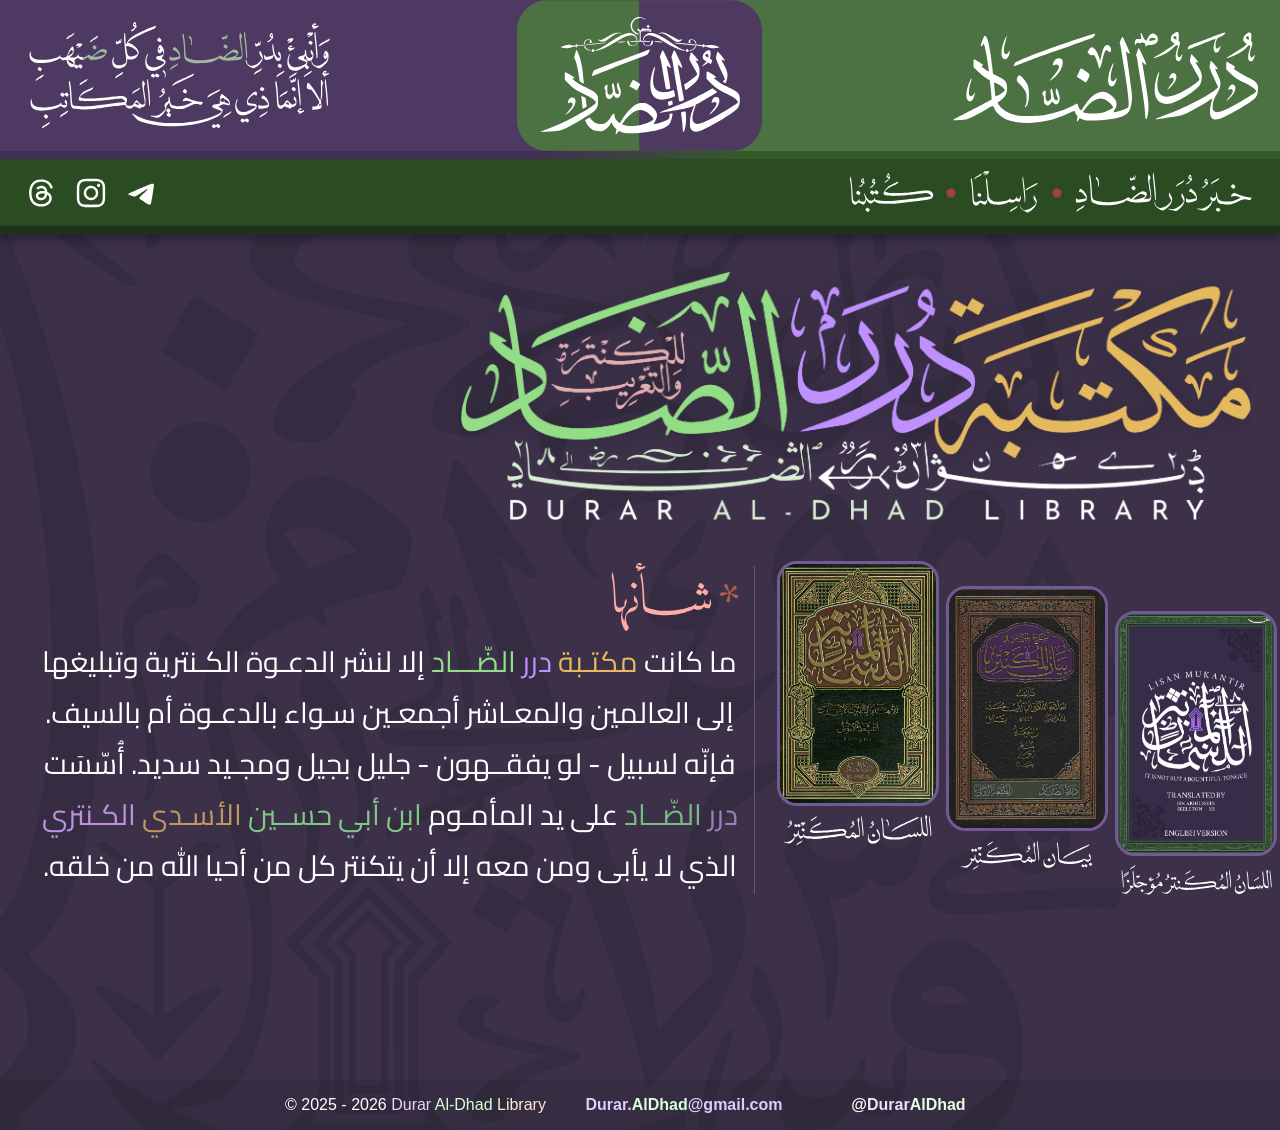
<file: index.html>
<!DOCTYPE html>
<html lang="Kantaric">
<head>
<meta charset="UTF-8">
<meta name="viewport" content="width=device-width, initial-scale=1.0">
<meta name="generator" content="Silex v3.9.0">
<link rel="stylesheet" href="/css/index-be05ec6d2875b514049371dfcf9fc5f68b8d0649abc13c81d52811d2fc3b3394.css" />


<title>دُرَرُ الضَّـادِ | Durar Al-Dhad</title>
<link rel="icon" href="https://duraraldhad.github.io/assets/duraraldhad-icon.png" />
<meta name="description" property="description" content="وأنبِئ بدر الضّـاد في كل ضَيهبِ ** ألا إنّما ذي هي خَير المكاتبِ"/>
<meta name="og:title" property="og:title" content="دُرَرُ الضَّـادِ | Durar Al-Dhad"/>
<meta name="og:description" property="og:description" content="وأنبِئ بدر الضّـاد في كل ضَيهبِ ** ألا إنّما ذي هي خَير المكاتبِ"/>
<link href="https://fonts.googleapis.com" rel="preconnect" ><link href="https://fonts.googleapis.com/css2" rel="preconnect" crossorigin ><link href="https://fonts.googleapis.com/css2?family=Cairo&display=swap" rel="stylesheet" ><link href="https://fonts.googleapis.com/css2?family=Zain&display=swap" rel="stylesheet" ></head>
<body id="i4mr"><div id="i5pn" class="silex-default-container"><img alt="وَأنْبِئْ بِدُرِّ الضَّــادِ فِي كُلِّ ضَيْهَبِ ** ألَا إنَّمَا ذِي هِيَ خَيْـرُ المَكَاتِبِ" id="igw3v" src="/assets/WaAnbiBidurrDhad.svg"/><A href="./" id="iekra" class="silex-default-container"><img alt="دُرَر الضّـــاد" id="io0if" src="/assets/logo-center.svg"/></A><A href="./" id="ixfuph" class="silex-default-container"><img alt="دُرَر الضّــــاد" id="iiqbd" src="/assets/logo-right.svg"/></A></div><div id="idiwh3d" class="silex-default-container"></div><div id="i5ot" class="silex-default-container"><A href="https://www.threads.com/@duraraldhad" id="iqjh4" class="silex-default-container"><img alt="ثريد وبريد" id="iga3sej" src="/assets/icon-threads.svg"/></A><A href="https://www.instagram.com/DurarAlDhad" id="iqjh4-2" class="silex-default-container"><img alt="أبو أنستغرام والغرام" id="idl5bui" src="/assets/icon-instagram.svg"/></A><A href="https://t.me/DurarAlDhad" id="iqjh4-2-2" class="silex-default-container"><img alt="أبو تلجرم العجرم" id="iqblkf4" src="/assets/icon-telegram.svg"/></A><div id="isaf4f" class="silex-default-container"></div><A href="./books.html" id="i0suw" class="silex-default-container"><img alt="كُتُبُنَا" id="iwm5pxk" src="/assets/OurBooks.svg"/></A><img id="i1p0jaq-2-5" src="/assets/Voura Star.svg"/><A href="./contactus.html" id="ig8cf" class="silex-default-container"><img alt="رَاسِلْنَا" id="iu2p6b5-2" src="/assets/ContactUs.svg"/></A><img id="i1p0jaq-2" src="/assets/Voura Star.svg"/><A href="./aboutus.html" id="icqtt" class="silex-default-container"><img alt="خَبَرُ دُرَرِ الضَّــادِ" id="igkq4-2" src="/assets/AboutDurarAlDhad.svg"/></A></div><div id="iro7e" class="silex-default-container"></div><div id="i7v7i" class="silex-default-container"><img id="iy881" src="/assets/DurarAlDhadLogo.png"/></div><div id="ige8i" class="silex-default-container"><div id="inm99" class="silex-default-container"><img alt="شـــأنها" id="i4t68" src="/assets/Shanaha.svg"/><p align="right" dir="rtl" id="isre6k"><span id="izfao7"><font face="D" id="idcz2"><span id="ifv8h" lang="ar-IQ"><span id="i21x1g"><font color="#000000" id="i0xadp"><font id="ilq0qk">ما
كانت </font></font></span><span id="idmirz"><font color="#e5b960"><font id="i18r1a">مكتـبة </font></font></span><span id="icpi11"></span><span id="igrdkl"><font color="#bf91ff"><font id="igo47e">درر </font></font></span><span id="izb229"></span><span id="iuh092"><font color="#94dd87" id="ixrl3"><font id="i3lzk1">الضّـــاد </font></font></span><span id="iqugfv"></span><span id="iy6wam"><font color="#000000"><font id="i7dsjn">إلا
لنشر الدعـوة الكـنترية وتبليغها</font></font></span></span></font><br/><font face="D"><span lang="ar-IQ"><span id="idi6xn"><font color="#000000"><font id="iptmp1">إلى
العالمين والمعـاشر أجمعـين سـواء
بالدعـوة أم بالسيف.</font></font></span></span></font><span id="iu82q8"><font color="#000000"><font face="system-ui, apple-system, Segoe UI, Roboto, Helvetica Neue, Noto Sans, Liberation Sans, Arial, sans-serif, Apple Color Emoji, Segoe UI Emoji, Segoe UI Symbol, Noto Color Emoji"></font></font></span><font color="#000000"><br/></font><font face="D"><span id="ikpbf" lang="ar-IQ"><span id="ij2gju"><font color="#000000"></font></span><span id="izpgtd"></span><span id="iamixv"><font color="#000000"></font></span><span id="i8xbv8"></span><span id="i4cp3l"><font color="#000000"><font id="iqdcfc">فإنّه لسبيل - لو يفقــهون - جليل
بجيل ومجـيد سديد. أُسّسَت</font></font></span><span id="is8d6n"></span><span id="itdki1"><font color="#000000"></font></span></span></font><br/><font face="D" id="ix7p1b"><span id="ixq4rk" lang="ar-IQ"><span id="itsl1x"><font color="#9882bb"><font id="ih5y6k">درر </font></font></span><span id="ilw3zr"></span><span id="i9w5bb"><font color="#7bb982"><font id="i8f0x6">الضّــاد </font></font></span><span id="irtnfn"></span><span id="ij6ysj"><font color="#000000"><font id="iklorm">على
يد المأمـوم </font></font></span><span id="iar7px"><font color="#7fc887"><font id="iqpzm6">ابن
أبي حســين </font></font></span><span id="ijt3ld"><font color="#36723c"></font></span><span id="i08lv7"><font color="#be9763"><font id="ijzsyq">الأسـدي </font></font></span><span id="i0nz04"></span><span id="iajch4"><font color="#bc92de" id="ipvufg"><font id="ipntvb">الكـنتري</font></font></span></span></font><br/><font face="D"><span lang="ar-IQ"><span id="ig5p5o"><font color="#000000"><font id="i7zti1">الذي
لا يأبى ومن معه إلا أن يتكنتر كل من أحيا
الله من خلقه.</font></font></span></span></font><span id="imuhk9"><font color="#000000"><font face="system-ui, apple-system, Segoe UI, Roboto, Helvetica Neue, Noto Sans, Liberation Sans, Arial, sans-serif, Apple Color Emoji, Segoe UI Emoji, Segoe UI Symbol, Noto Color Emoji"></font></font></span></span></p></div><div id="ieryg" class="silex-default-container"></div><div id="iolda9" class="silex-default-container"><A href="./books.html" id="i5h97-2" class="silex-default-container"><img alt="Anglicized Lisan Mukantir" id="id11k" src="/assets/EnglishLisanCover.png"/><img id="iadhh" src="/assets/EnglishMukantir.svg"/></A><A href="./books.html" id="ijz9m" class="silex-default-container"><img alt="بيَـان المُكنتِر" id="ihpy5" src="/assets/LisanExplainCover.png"/><img id="ixc5j" src="/assets/BayanMukantir.svg"/></A><A href="./books.html" id="ipgcu" class="silex-default-container"><img alt="اللّسـانُ المُكـنتِر" id="ip2nt" src="/assets/LisanMukantirCover.png"/><img id="ipabi" src="/assets/LisanMukantir.svg"/></A></div></div><div id="ins0om" class="silex-default-container"></div><div id="ia9644" class="silex-default-container"><div id="iff56x" class="silex-default-container"><div id="iz2dvu" class="silex-default-text">© 2025 - 2026 <span id="ilfgg7">Durar</span> <span id="i7swja">Al-Dhad</span> <span id="inr221">Library</span></div></div><div id="in9hhg" class="silex-default-container"><div id="irmlzk" class="silex-default-text"><span id="i5coqq">Durar.</span><span id="it009l">AlDhad</span>@gmail.com</div></div><div id="in9hhg-2" class="silex-default-container"><div id="irmlzk-2" class="silex-default-text">@<span id="iopz4h">Durar</span><span id="iucphp">AlDhad</span></div></div></div></body>
</html>
</file>
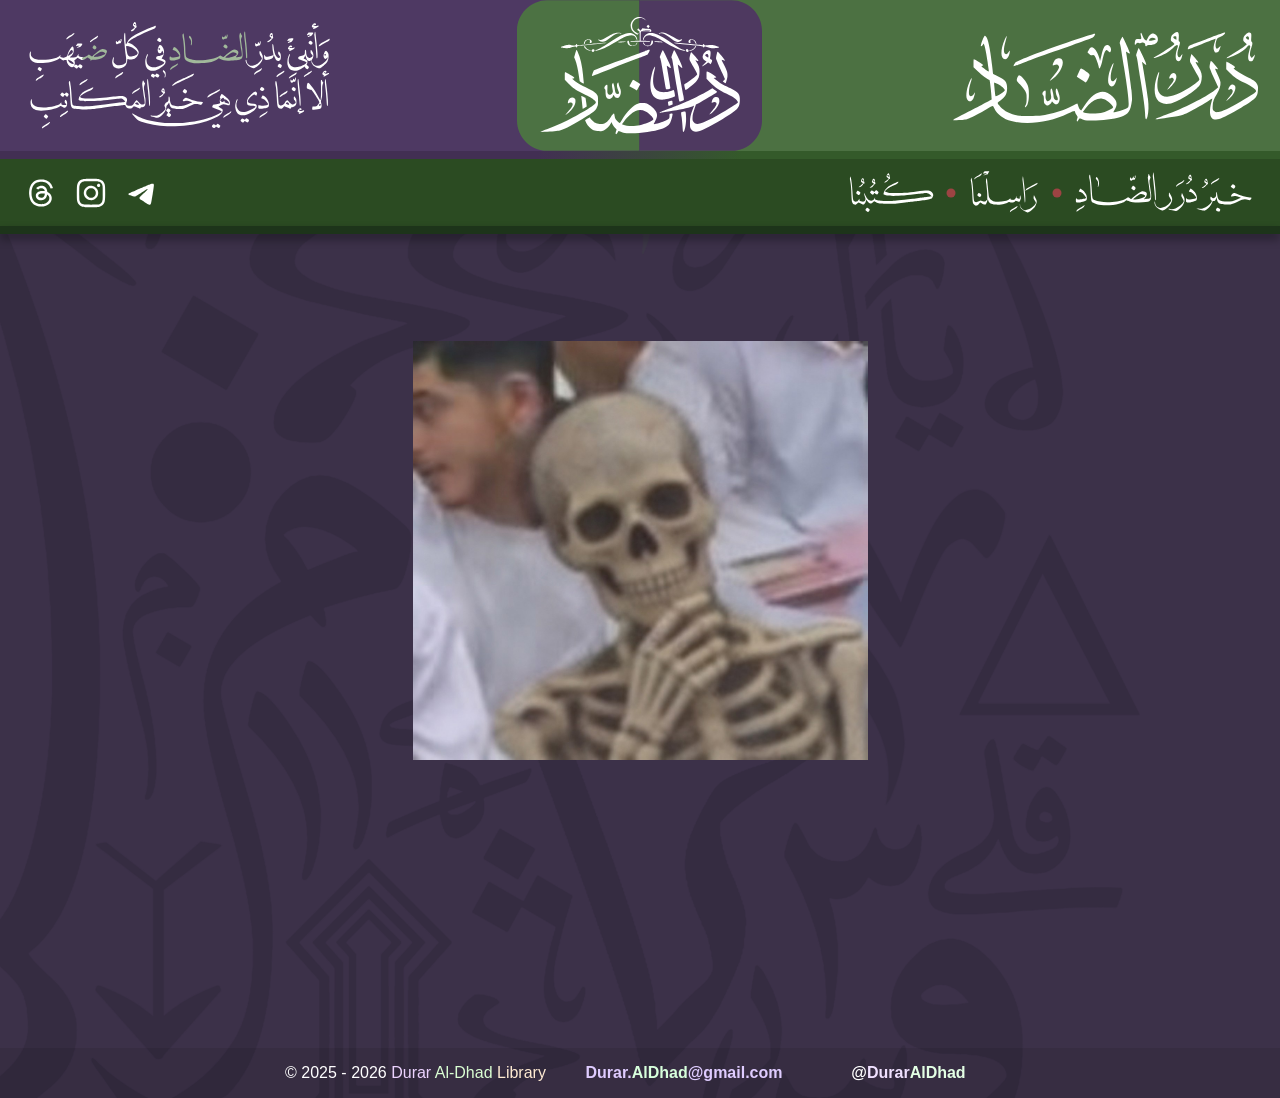
<file: aboutus.html>
<!DOCTYPE html>
<html lang="Kantaric">
<head>
<meta charset="UTF-8">
<meta name="viewport" content="width=device-width, initial-scale=1.0">
<meta name="generator" content="Silex v3.9.0">
<link rel="stylesheet" href="/css/aboutus-4ef534fd5722b13a141321f7a6e975c5b5cfa218d9c1b52486c05c6287c65e9a.css" />


<title>دُرَرُ الضَّـادِ | Durar Al-Dhad</title>
<link rel="icon" href="https://duraraldhad.github.io/assets/duraraldhad-icon.png" />
<meta name="description" property="description" content="وأنبِئ بدر الضّـاد في كل ضَيهبِ ** ألا إنّما ذي هي خَير المكاتبِ"/>
<meta name="og:title" property="og:title" content="دُرَرُ الضَّـادِ | Durar Al-Dhad"/>
<meta name="og:description" property="og:description" content="وأنبِئ بدر الضّـاد في كل ضَيهبِ ** ألا إنّما ذي هي خَير المكاتبِ"/>
<link href="https://fonts.googleapis.com" rel="preconnect" ><link href="https://fonts.googleapis.com/css2" rel="preconnect" crossorigin ><link href="https://fonts.googleapis.com/css2?family=Cairo&display=swap" rel="stylesheet" ><link href="https://fonts.googleapis.com/css2?family=Zain&display=swap" rel="stylesheet" ></head>
<body id="i9y7nu"><div id="i5pn-3" class="silex-default-container"><img alt="وَأنْبِئْ بِدُرِّ الضَّــادِ فِي كُلِّ ضَيْهَبِ ** ألَا إنَّمَا ذِي هِيَ خَيْـرُ المَكَاتِبِ" id="igw3v-3" src="/assets/WaAnbiBidurrDhad.svg"/><A href="./" id="iekra-3" class="silex-default-container"><img alt="دُرَر الضّـــاد" id="io0if-3" src="/assets/logo-center.svg"/></A><A href="./" id="ixfuph-3" class="silex-default-container"><img alt="دُرَر الضّــــاد" id="iiqbd-2" src="/assets/logo-right.svg"/></A></div><div id="idiwh3d-3" class="silex-default-container"></div><div id="i5ot-3" class="silex-default-container"><A href="https://www.threads.com/@duraraldhad" id="iqjh4-4" class="silex-default-container"><img alt="ثريد وبريد" id="iga3sej-3" src="/assets/icon-threads.svg"/></A><A href="https://www.instagram.com/DurarAlDhad" id="iqjh4-2-4" class="silex-default-container"><img alt="أبو أنستغرام والغرام" id="idl5bui-3" src="/assets/icon-instagram.svg"/></A><A href="https://t.me/DurarAlDhad" id="iqjh4-2-2-3" class="silex-default-container"><img alt="أبو تلجرم العجرم" id="iqblkf4-3" src="/assets/icon-telegram.svg"/></A><div id="isaf4f-3" class="silex-default-container"></div><A href="./books.html" id="i0suw-3" class="silex-default-container"><img alt="كُتُبُنَا" id="iwm5pxk-3" src="/assets/OurBooks.svg"/></A><img id="i1p0jaq-2-5-2" src="/assets/Voura Star.svg"/><A href="./contactus.html" id="ig8cf-3" class="silex-default-container"><img alt="رَاسِلْنَا" id="iu2p6b5-2-3" src="/assets/ContactUs.svg"/></A><img id="i1p0jaq-2-2" src="/assets/Voura Star.svg"/><A href="./aboutus.html" id="icqtt-3" class="silex-default-container"><img alt="خَبَرُ دُرَرِ الضَّــادِ" id="igkq4-2-3" src="/assets/AboutDurarAlDhad.svg"/></A></div><div id="iro7e-3" class="silex-default-container"></div><A href="https://youtu.be/anJggzXVVLc?t=66" id="iaeydr" class="silex-default-container"><img id="i0uq5i" src="/assets/image.png"/></A><div id="ins0om-3" class="silex-default-container"></div><div id="ia9644-3" class="silex-default-container"><div id="iff56x-3" class="silex-default-container"><div id="iz2dvu-3" class="silex-default-text">© 2025 - 2026 <span id="ilfgg7-3">Durar</span> <span id="i7swja-3">Al-Dhad</span> <span id="inr221-3">Library</span></div></div><div id="in9hhg-4" class="silex-default-container"><div id="irmlzk-4" class="silex-default-text"><span id="i5coqq-3">Durar.</span><span id="it009l-3">AlDhad</span>@gmail.com</div></div><div id="in9hhg-2-3" class="silex-default-container"><div id="irmlzk-2-3" class="silex-default-text">@<span id="iopz4h-3">Durar</span><span id="iucphp-3">AlDhad</span></div></div></div></body>
</html>
</file>
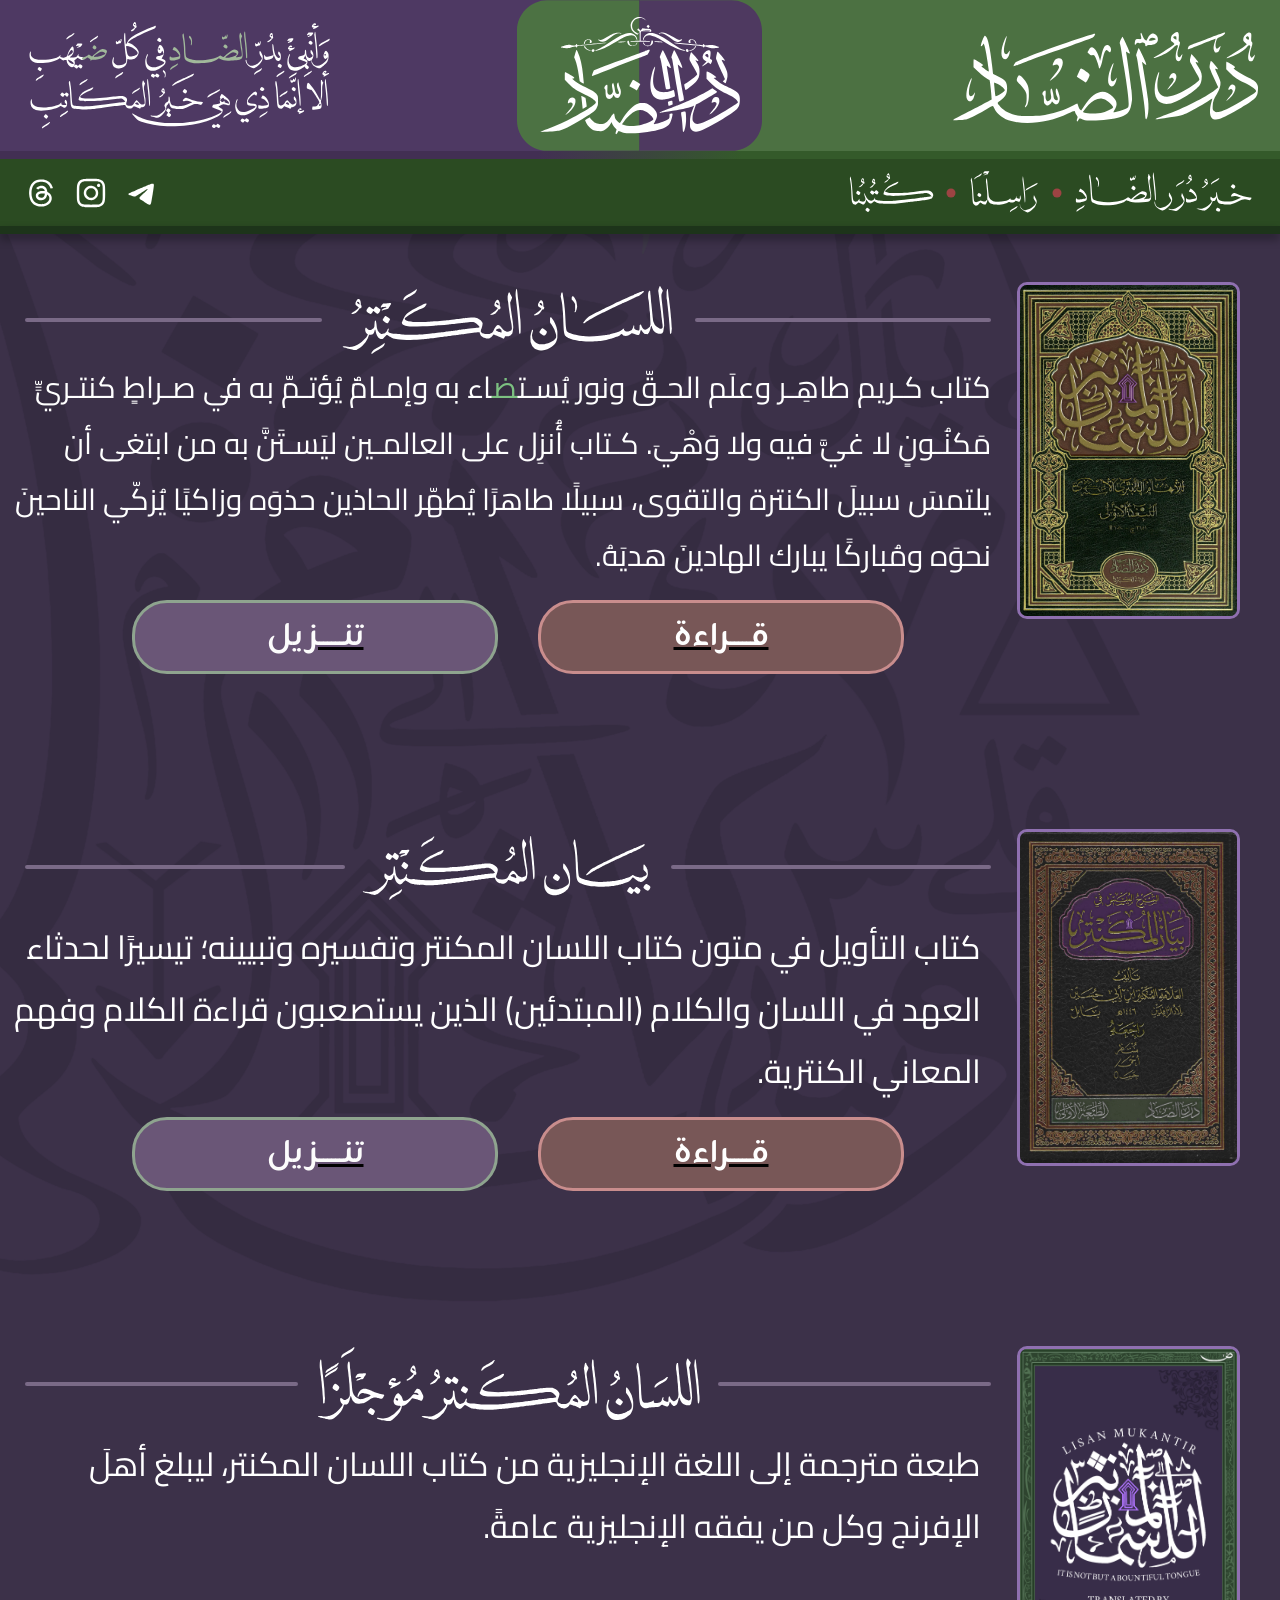
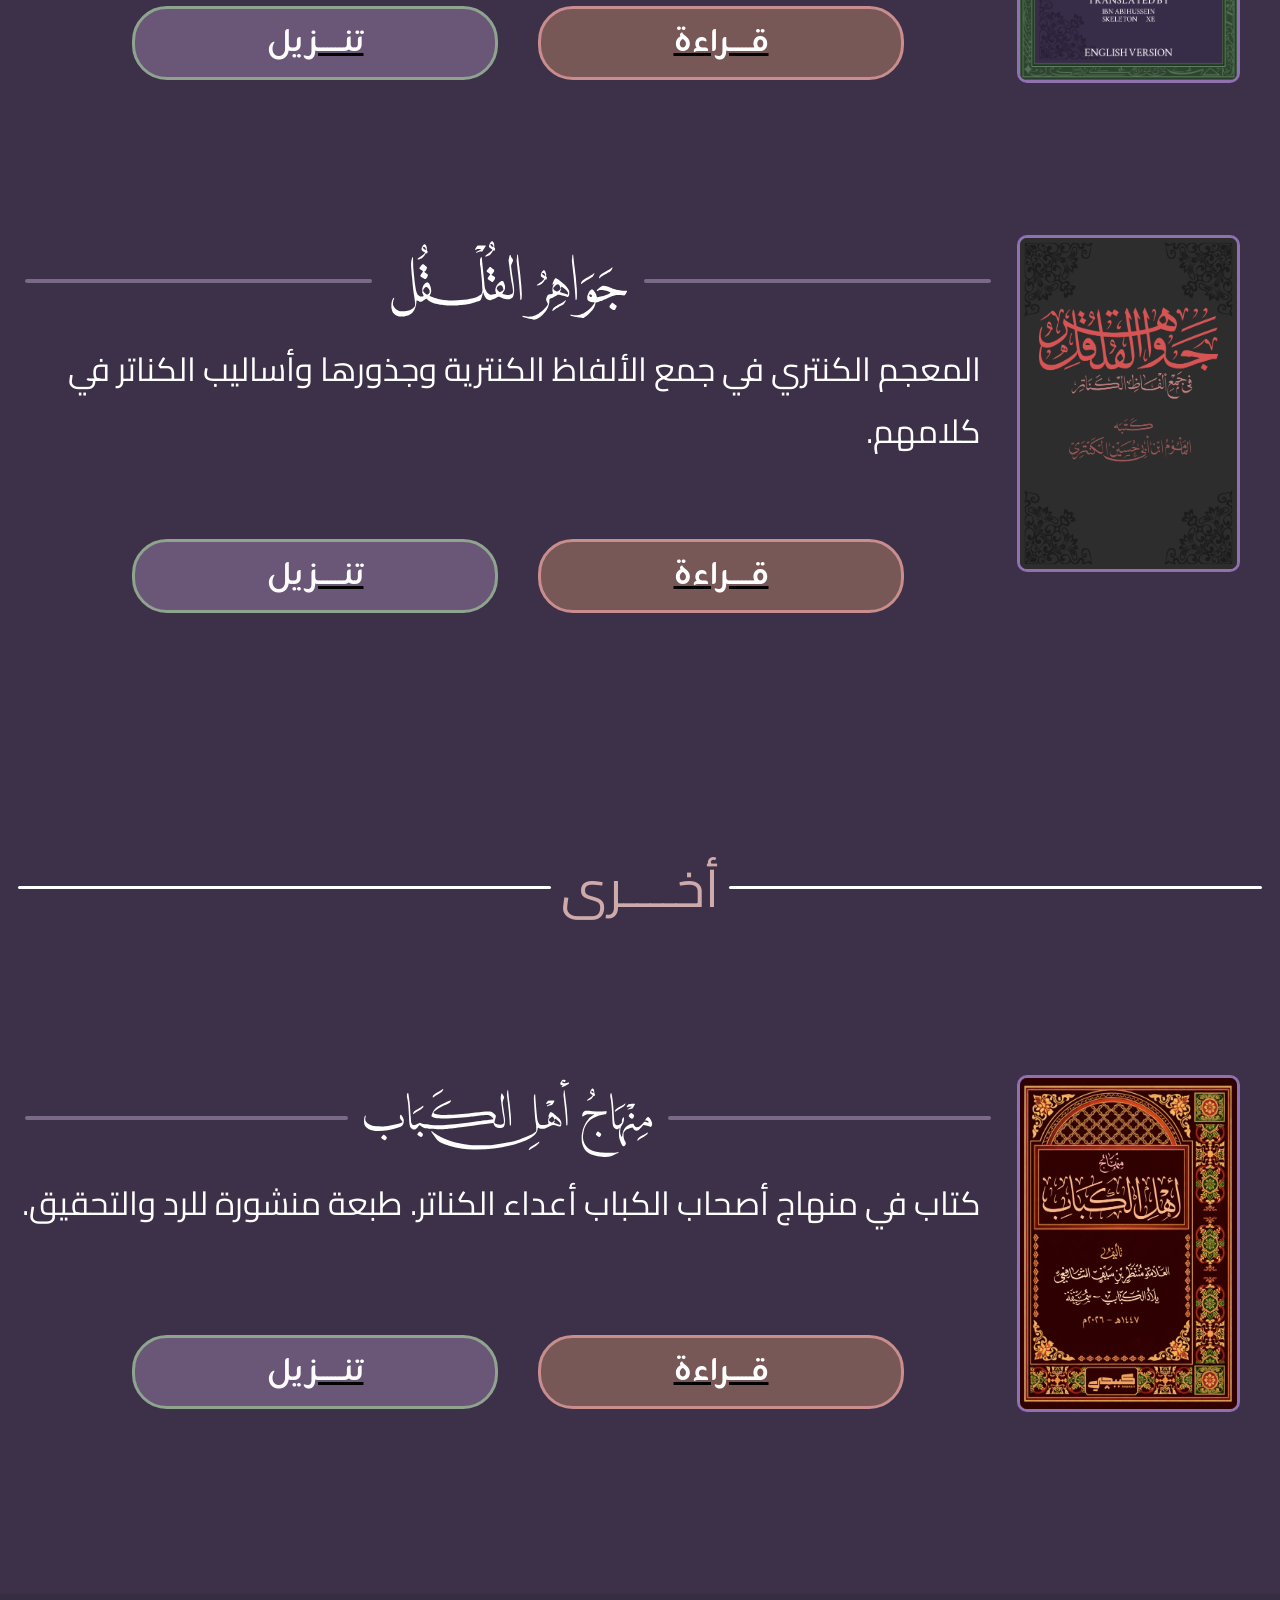
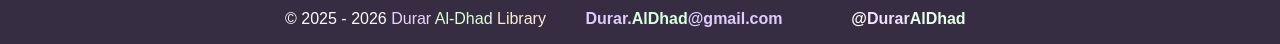
<file: books.html>
<!DOCTYPE html>
<html lang="Kantaric">
<head>
<meta charset="UTF-8">
<meta name="viewport" content="width=device-width, initial-scale=1.0">
<meta name="generator" content="Silex v3.9.0">
<link rel="stylesheet" href="/css/books-7ba1dc0193224539237f95cd0f653c11701ba3e44114f82f774dd816c15ad055.css" />


<title>دُرَرُ الضَّـادِ | Durar Al-Dhad</title>
<link rel="icon" href="https://duraraldhad.github.io/assets/duraraldhad-icon.png" />
<meta name="description" property="description" content="وأنبِئ بدر الضّـاد في كل ضَيهبِ ** ألا إنّما ذي هي خَير المكاتبِ"/>
<meta name="og:title" property="og:title" content="دُرَرُ الضَّـادِ | Durar Al-Dhad"/>
<meta name="og:description" property="og:description" content="وأنبِئ بدر الضّـاد في كل ضَيهبِ ** ألا إنّما ذي هي خَير المكاتبِ"/>
<link href="https://fonts.googleapis.com" rel="preconnect" ><link href="https://fonts.googleapis.com/css2" rel="preconnect" crossorigin ><link href="https://fonts.googleapis.com/css2?family=Cairo&display=swap" rel="stylesheet" ><link href="https://fonts.googleapis.com/css2?family=Zain&display=swap" rel="stylesheet" ></head>
<body id="ihl2vi"><div id="i5pn-2" class="silex-default-container"><img alt="وَأنْبِئْ بِدُرِّ الضَّــادِ فِي كُلِّ ضَيْهَبِ ** ألَا إنَّمَا ذِي هِيَ خَيْـرُ المَكَاتِبِ" id="igw3v-2" src="/assets/WaAnbiBidurrDhad.svg"/><A href="./" id="iekra-2" class="silex-default-container"><img alt="دُرَر الضّـــاد" id="io0if-2" src="/assets/logo-center.svg"/></A><A href="./" id="ixfuph-2" class="silex-default-container"><img alt="دُرَر الضّــــاد" id="iiqbd-3" src="/assets/logo-right.svg"/></A></div><div id="idiwh3d-2" class="silex-default-container"></div><div id="i5ot-2" class="silex-default-container"><A href="https://www.threads.com/@duraraldhad" id="iqjh4-3" class="silex-default-container"><img alt="ثريد وبريد" id="iga3sej-2" src="/assets/icon-threads.svg"/></A><A href="https://www.instagram.com/DurarAlDhad" id="iqjh4-2-3" class="silex-default-container"><img alt="أبو أنستغرام والغرام" id="idl5bui-2" src="/assets/icon-instagram.svg"/></A><A href="https://t.me/DurarAlDhad" id="iqjh4-2-2-2" class="silex-default-container"><img alt="أبو تلجرم العجرم" id="iqblkf4-2" src="/assets/icon-telegram.svg"/></A><div id="isaf4f-2" class="silex-default-container"></div><A href="./books.html" id="i0suw-2" class="silex-default-container"><img alt="كُتُبُنَا" id="iwm5pxk-2" src="/assets/OurBooks.svg"/></A><img id="i1p0jaq-2-3" src="/assets/Voura Star.svg"/><A href="./contactus.html" id="ig8cf-2" class="silex-default-container"><img alt="رَاسِلْنَا" id="iu2p6b5-2-2" src="/assets/ContactUs.svg"/></A><img id="i1p0jaq-2-3-2" src="/assets/Voura Star.svg"/><A href="./aboutus.html" id="icqtt-2" class="silex-default-container"><img alt="خَبَرُ دُرَرِ الضَّــادِ" id="igkq4-2-2" src="/assets/AboutDurarAlDhad.svg"/></A></div><div id="iro7e-2" class="silex-default-container"></div><div id="iesczx" class="silex-default-container"><div id="itb0ih" class="silex-default-container"><div id="ifbdl1" class="silex-default-container"><div id="il9kdn" class="silex-default-container"></div><img id="il3v8w" src="/assets/LisanMukantir.svg"/><div id="ieupkf" class="silex-default-container"></div></div><div id="ituyf9" class="silex-default-container"><span id="i6doln" class="" dir="rtl">كتاب كـريم طاهِـر وعلَم الحـقّ ونور يُسـت<span id="ilzy0m"><font color="#7cc081">ض</font></span>اء به وإمـامٌ يُؤتـمّ به في صـراطٍ كنتـريٍّ مَكنُـونٍ لا غيَّ فيه ولا وَهْيَ. كـتاب أُنزِل على العالمـين ليَسـتَنَّ به من ابتغى أن يلتمسَ سبيلَ الكنترة والتقوى، سبيلًا طاهرًا يُطهّر الحاذين حذوَه وزاكيًا يُزكّي الناحينَ نحوَه ومُباركًا يبارك الهادينَ هديَهُ.</span></div><div id="i8pnzc" class="silex-default-container"><A href="https://drive.google.com/uc?export=download&amp;id=1fwGvvXuy86XyiZRuvIi2GTAfecnHdC2B" id="iil1vj" class="silex-default-container"><div id="isljtb" class="silex-default-text">تنــــــزيل</div></A><A href="https://youtu.be/u7oMKvdGFTY" id="iv291b" class="silex-default-container"><div id="ibnter" class="silex-default-text">قـــــراءة</div></A></div></div><div id="ixitid" class="silex-default-container"><img id="i5wo9u" src="/assets/LisanMukantirCover.png"/></div></div><div id="iesczx-2" class="silex-default-container"><div id="itb0ih-2" class="silex-default-container"><div id="ifbdl1-2" class="silex-default-container"><div id="il9kdn-2" class="silex-default-container"></div><img id="il3v8w-2" src="/assets/BayanMukantir.svg"/><div id="ieupkf-2" class="silex-default-container"></div></div><div id="ituyf9-2" class="silex-default-container"><div id="imr7m7-2" class="silex-default-text" dir="rtl">كتاب التأويل في متون كتاب اللسان المكنتر وتفسيره وتبيينه؛ تيسيرًا لحدثاء العهد في اللسان والكلام (المبتدئين) الذين يستصعبون قراءة الكلام وفهم المعاني الكنترية.</div></div><div id="i8pnzc-2" class="silex-default-container"><A href="https://drive.google.com/uc?export=download&amp;id=1fwGvvXuy86XyiZRuvIi2GTAfecnHdC2B" id="iil1vj-2" class="silex-default-container"><div id="isljtb-2" class="silex-default-text">تنــــــزيل</div></A><A href="https://youtu.be/u7oMKvdGFTY" id="iv291b-2" class="silex-default-container"><div id="ibnter-2" class="silex-default-text">قـــــراءة</div></A></div></div><div id="ixitid-2" class="silex-default-container"><img id="i5wo9u-2" src="/assets/LisanExplainCover.png"/></div></div><div id="iesczx-2-2" class="silex-default-container"><div id="itb0ih-2-2" class="silex-default-container"><div id="ifbdl1-2-2" class="silex-default-container"><div id="il9kdn-2-2" class="silex-default-container"></div><img id="il3v8w-2-2" src="/assets/EnglishMukantir.svg"/><div id="ieupkf-2-2" class="silex-default-container"></div></div><div id="ituyf9-2-2" class="silex-default-container"><div id="imr7m7-2-2" class="silex-default-text" dir="rtl">طبعة مترجمة إلى اللغة الإنجليزية من كتاب اللسان المكنتر، ليبلغ أهلَ الإفرنج وكل من يفقه الإنجليزية عامةً.</div></div><div id="i8pnzc-2-2" class="silex-default-container"><A href="https://drive.google.com/uc?export=download&amp;id=1fwGvvXuy86XyiZRuvIi2GTAfecnHdC2B" id="iil1vj-2-2" class="silex-default-container"><div id="isljtb-2-2" class="silex-default-text">تنــــــزيل</div></A><A href="https://youtu.be/u7oMKvdGFTY" id="iv291b-2-2" class="silex-default-container"><div id="ibnter-2-2" class="silex-default-text">قـــــراءة</div></A></div></div><div id="ixitid-2-2" class="silex-default-container"><img id="i5wo9u-2-2" src="/assets/EnglishLisanCover.png"/></div></div><div id="iesczx-2-2-2" class="silex-default-container"><div id="itb0ih-2-2-2" class="silex-default-container"><div id="ifbdl1-2-2-2" class="silex-default-container"><div id="il9kdn-2-2-2" class="silex-default-container"></div><img id="il3v8w-2-2-2" src="/assets/JawahirulQulQul.svg"/><div id="ieupkf-2-2-2" class="silex-default-container"></div></div><div id="ituyf9-2-2-2" class="silex-default-container"><div id="imr7m7-2-2-2" class="silex-default-text" dir="rtl">المعجم الكنتري في جمع الألفاظ الكنترية وجذورها وأساليب الكناتر في كلامهم.<br/><br/></div></div><div id="i8pnzc-2-2-2" class="silex-default-container"><A href="https://drive.google.com/uc?export=download&amp;id=1fwGvvXuy86XyiZRuvIi2GTAfecnHdC2B" id="iil1vj-2-2-2" class="silex-default-container"><div id="isljtb-2-2-2" class="silex-default-text">تنــــــزيل</div></A><A href="https://youtu.be/u7oMKvdGFTY" id="iv291b-2-2-2" class="silex-default-container"><div id="ibnter-2-2-2" class="silex-default-text">قـــــراءة</div></A></div></div><div id="ixitid-2-2-2" class="silex-default-container"><img id="i5wo9u-2-2-2" src="/assets/JawahirQulQulCover.png"/></div></div><div id="isxblu" class="silex-default-container"><div id="izlu7i" class="silex-default-container"></div><div id="igbn7f" class="silex-default-text">أخــــرى</div><div id="ip1qcm" class="silex-default-container"></div></div><div id="iesczx-2-2-2-2" class="silex-default-container"><div id="itb0ih-2-2-2-2" class="silex-default-container"><div id="ifbdl1-2-2-2-2" class="silex-default-container"><div id="il9kdn-2-2-2-2" class="silex-default-container"></div><img id="il3v8w-2-2-2-2" src="/assets/MinhajAhlKabab.svg"/><div id="ieupkf-2-2-2-2" class="silex-default-container"></div></div><div id="ituyf9-2-2-2-2" class="silex-default-container"><div id="imr7m7-2-2-2-2" class="silex-default-text" dir="rtl">كتاب في منهاج أصحاب الكباب أعداء الكناتر. طبعة منشورة للرد والتحقيق.<br/><br/></div></div><div id="i8pnzc-2-2-2-2" class="silex-default-container"><A href="https://drive.google.com/uc?export=download&amp;id=1fwGvvXuy86XyiZRuvIi2GTAfecnHdC2B" id="iil1vj-2-2-2-2" class="silex-default-container"><div id="isljtb-2-2-2-2" class="silex-default-text">تنــــــزيل</div></A><A href="https://youtu.be/u7oMKvdGFTY" id="iv291b-2-2-2-2" class="silex-default-container"><div id="ibnter-2-2-2-2" class="silex-default-text">قـــــراءة</div></A></div></div><div id="ixitid-2-2-2-2" class="silex-default-container"><img id="i5wo9u-2-2-2-2" src="/assets/غلاف منهاج أهل الكباب.png"/></div></div><div id="ins0om-2" class="silex-default-container"></div><div id="ia9644-2" class="silex-default-container"><div id="iff56x-2" class="silex-default-container"><div id="iz2dvu-2" class="silex-default-text">© 2025 - 2026 <span id="ilfgg7-2">Durar</span> <span id="i7swja-2">Al-Dhad</span> <span id="inr221-2">Library</span></div></div><div id="in9hhg-3" class="silex-default-container"><div id="irmlzk-3" class="silex-default-text"><span id="i5coqq-2">Durar.</span><span id="it009l-2">AlDhad</span>@gmail.com</div></div><div id="in9hhg-2-2" class="silex-default-container"><div id="irmlzk-2-2" class="silex-default-text">@<span id="iopz4h-2">Durar</span><span id="iucphp-2">AlDhad</span></div></div></div></body>
</html>
</file>
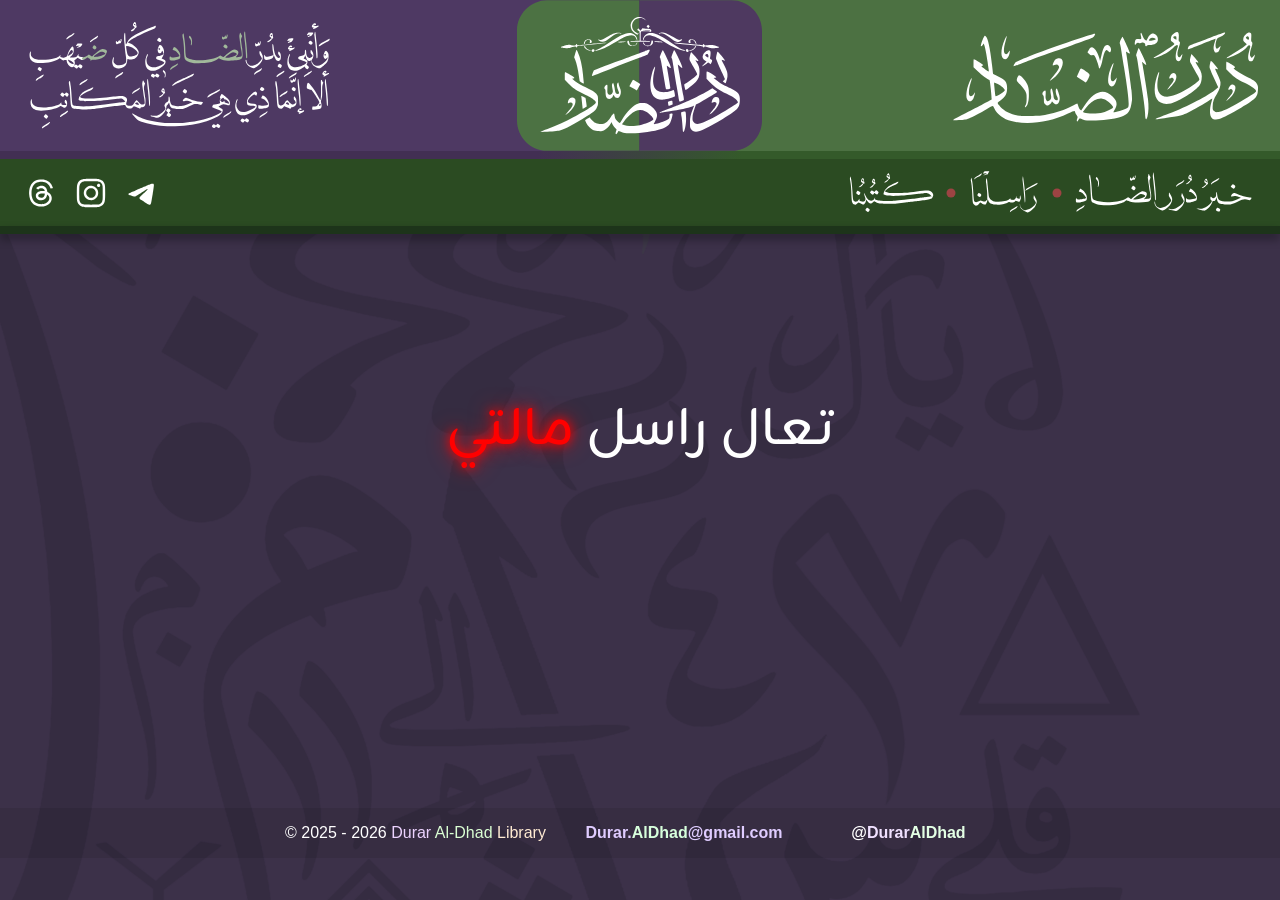
<file: contactus.html>
<!DOCTYPE html>
<html lang="Kantaric">
<head>
<meta charset="UTF-8">
<meta name="viewport" content="width=device-width, initial-scale=1.0">
<meta name="generator" content="Silex v3.9.0">
<link rel="stylesheet" href="/css/contactus-2ca965ee3c31dc602a3ee8ac82959319ba8194de6e0d7da492540bfcb328c4a4.css" />


<title>دُرَرُ الضَّـادِ | Durar Al-Dhad</title>
<link rel="icon" href="https://duraraldhad.github.io/assets/duraraldhad-icon.png" />
<meta name="description" property="description" content="وأنبِئ بدر الضّـاد في كل ضَيهبِ ** ألا إنّما ذي هي خَير المكاتبِ"/>
<meta name="og:title" property="og:title" content="دُرَرُ الضَّـادِ | Durar Al-Dhad"/>
<meta name="og:description" property="og:description" content="وأنبِئ بدر الضّـاد في كل ضَيهبِ ** ألا إنّما ذي هي خَير المكاتبِ"/>
<link href="https://fonts.googleapis.com" rel="preconnect" ><link href="https://fonts.googleapis.com/css2" rel="preconnect" crossorigin ><link href="https://fonts.googleapis.com/css2?family=Cairo&display=swap" rel="stylesheet" ><link href="https://fonts.googleapis.com/css2?family=Zain&display=swap" rel="stylesheet" ></head>
<body id="iienng"><div id="i5pn-3-2" class="silex-default-container"><img alt="وَأنْبِئْ بِدُرِّ الضَّــادِ فِي كُلِّ ضَيْهَبِ ** ألَا إنَّمَا ذِي هِيَ خَيْـرُ المَكَاتِبِ" id="igw3v-3-2" src="/assets/WaAnbiBidurrDhad.svg"/><A href="./" id="iekra-3-2" class="silex-default-container"><img alt="دُرَر الضّـــاد" id="io0if-3-2" src="/assets/logo-center.svg"/></A><A href="./" id="ixfuph-3-2" class="silex-default-container"><img alt="دُرَر الضّــــاد" id="iiqbd-2-2" src="/assets/logo-right.svg"/></A></div><div id="idiwh3d-3-2" class="silex-default-container"></div><div id="i5ot-3-2" class="silex-default-container"><A href="https://www.threads.com/@duraraldhad" id="iqjh4-4-2" class="silex-default-container"><img alt="ثريد وبريد" id="iga3sej-3-2" src="/assets/icon-threads.svg"/></A><A href="https://www.instagram.com/DurarAlDhad" id="iqjh4-2-4-2" class="silex-default-container"><img alt="أبو أنستغرام والغرام" id="idl5bui-3-2" src="/assets/icon-instagram.svg"/></A><A href="https://t.me/DurarAlDhad" id="iqjh4-2-2-3-2" class="silex-default-container"><img alt="أبو تلجرم العجرم" id="iqblkf4-3-2" src="/assets/icon-telegram.svg"/></A><div id="isaf4f-3-2" class="silex-default-container"></div><A href="./books.html" id="i0suw-3-2" class="silex-default-container"><img alt="كُتُبُنَا" id="iwm5pxk-3-2" src="/assets/OurBooks.svg"/></A><img id="i1p0jaq-2-5-2-2" src="/assets/Voura Star.svg"/><A href="./contactus.html" id="ig8cf-3-2" class="silex-default-container"><img alt="رَاسِلْنَا" id="iu2p6b5-2-3-2" src="/assets/ContactUs.svg"/></A><img id="i1p0jaq-2-2-2" src="/assets/Voura Star.svg"/><A href="./aboutus.html" id="icqtt-3-2" class="silex-default-container"><img alt="خَبَرُ دُرَرِ الضَّــادِ" id="igkq4-2-3-2" src="/assets/AboutDurarAlDhad.svg"/></A></div><div id="iro7e-3-2" class="silex-default-container"></div><div id="ige8i-2-2" class="silex-default-container"><div id="iolda9-2-2" class="silex-default-container"></div></div><div id="iwi9vi" class="silex-default-container"><div id="ixvi7h" class="silex-default-text">تعال راسل <span id="iizgyh">مالتي</span></div></div><div id="ins0om-3-2" class="silex-default-container"></div><div id="ia9644-3-2" class="silex-default-container"><div id="iff56x-3-2" class="silex-default-container"><div id="iz2dvu-3-2" class="silex-default-text">© 2025 - 2026 <span id="ilfgg7-3-2">Durar</span> <span id="i7swja-3-2">Al-Dhad</span> <span id="inr221-3-2">Library</span></div></div><div id="in9hhg-4-2" class="silex-default-container"><div id="irmlzk-4-2" class="silex-default-text"><span id="i5coqq-3-2">Durar.</span><span id="it009l-3-2">AlDhad</span>@gmail.com</div></div><div id="in9hhg-2-3-2" class="silex-default-container"><div id="irmlzk-2-3-2" class="silex-default-text">@<span id="iopz4h-3-2">Durar</span><span id="iucphp-3-2">AlDhad</span></div></div></div></body>
</html>
</file>
<file: css/index-be05ec6d2875b514049371dfcf9fc5f68b8d0649abc13c81d52811d2fc3b3394.css>
* { box-sizing: border-box; } body {margin: 0;}.silex-default-container{min-width:1px;}.silex-default-text{padding:10px;}body{background-color:#3c3149;background-image:url("../assets/background.png");background-position:left top;background-repeat:no-repeat;background-size:auto;}#i5pn{background-attachment:scroll;background-color:#4c7142;background-image:linear-gradient(to right, rgba(78,57,99,255) 0%, #4e3963 49%, rgba(66,47,85,255) 50%, #422f55 50%, #416d42 50%, rgba(77,125,78,0) 50%);background-position:left top;background-repeat:repeat;background-size:auto;display:flex;filter:blur(0px);justify-content:space-between;opacity:1;}#i5ot{background-attachment:scroll;background-color:#2b4b22;background-image:none;background-position:left top;background-repeat:repeat;background-size:auto;display:flex;flex-direction:row;justify-content:space-between;min-height:67px;}#iro7e{background-color:#1d341a;box-shadow:0px 5px 10px 0 rgba(0,0,0,0.38) ;display:block;min-height:8px;}#idiwh3d{background-attachment:scroll;background-color:#345a2a;background-image:linear-gradient(to right, #422f53 42%, rgba(70,104,74,0) 58%);background-position:left top;background-repeat:repeat;background-size:auto;display:block;min-height:8px;}#i1p0jaq-2{align-self:center;filter:unset;font-family:Arial, Helvetica, sans-serif;height:10px;order:0;width:10px;}#iwm5pxk{align-self:center;display:block;filter:invert(100%);height:42px;min-width:1px;width:92px;}#iga3sej{align-self:center;display:block;filter:invert(100%);height:36px;left:21px;min-width:1px;width:36px;}#idl5bui{align-self:center;display:block;filter:invert(100%);height:36px;left:71px;min-width:1px;width:36px;}#iqblkf4{align-self:center;display:block;filter:invert(100%);height:36px;left:121px;min-width:1px;transform:unset;transition:unset;width:36px;}#io0if{align-self:center;display:block;filter:invert(100%);height:118px;min-width:1px;width:202px;}#iiqbd{align-self:center;filter:invert(100%);height:94px;margin:1px 21px 1px 1px;width:311px;}#igw3v{align-self:center;display:block;margin:1px 1px 1px 21px;min-height:12px;min-width:4px;width:310px;}#iekra{align-content:center;align-self:center;background-image:url("../assets/Kantaran.svg");background-repeat:round;display:flex;justify-content:center;min-height:151px;min-width:1px;width:285px;}#iqjh4{align-self:center;display:flex;left:13px;margin:2px 2px 2px 23px;max-width:44px;min-height:47px;min-width:1px;}#iqjh4-2{align-self:center;display:flex;left:67px;margin:4px 4px 4px 12px;max-width:44px;min-height:47px;min-width:1px;}#iqjh4-2-2{align-self:center;display:flex;left:124px;margin:10px 10px 10px 12px;max-width:44px;min-height:47px;min-width:1px;}#i0suw{align-content:center;align-self:center;display:flex;filter:unset;font-family:Arial, Helvetica, sans-serif;justify-content:center;margin:5px;min-height:51px;min-width:1px;width:101px;}#igkq4-2{align-self:center;display:block;filter:invert(100%);font-family:Arial, Helvetica, sans-serif;height:46px;min-width:1px;width:184px;}#icqtt{align-content:center;align-self:center;display:flex;filter:unset;font-family:Arial, Helvetica, sans-serif;justify-content:center;margin:1px 21px 1px 5px;min-height:51px;width:192px;}#iu2p6b5-2{align-self:center;display:block;filter:invert(100%);height:46px;min-width:1px;width:74px;}#ig8cf{align-content:center;align-self:center;display:flex;filter:unset;font-family:Arial, Helvetica, sans-serif;justify-content:center;margin:5px;min-height:51px;min-width:1px;width:86px;}#i7v7i{align-content:center;display:flex;justify-content:center;margin:35px 3px 40px;}#iy881{align-self:center;height:250px;margin:1px 1px 1px 431px;min-height:1px;min-width:1px;width:792px;}#inm99{align-items:flex-end;display:flex;flex-direction:column;flex-wrap:nowrap;justify-content:center;width:788px;}#i4t68{height:73px;width:133px;}#ieryg{align-self:auto;background-color:#645a71;margin:5px 18px 5px 14px;width:1.5px;}#ige8i{display:flex;justify-content:center;}#ipgcu{display:flex;flex-direction:column;width:180px;}#ip2nt{align-self:center;border:3px solid #745a94;border-radius:20px 20px 20px 20px;height:245px;width:162px;}#i5h97-2{align-content:flex-end;display:flex;flex-direction:column;justify-content:flex-end;width:180px;}#ijz9m{display:flex;flex-direction:column;justify-content:center;width:180px;}#ihpy5{align-self:center;border:3px solid #745a94;border-radius:20px 20px 20px 20px;height:245px;width:162px;}#id11k{align-self:center;border:3px solid #745a94;border-radius:20px 20px 20px 20px;height:245px;width:162px;}#ipabi{align-self:center;filter:invert(100%);height:32px;margin:8px 3px 3px 3px;width:154px;}#ixc5j{align-self:center;filter:invert(100%);height:32px;margin:8px 3px 3px 3px;width:154px;}#iadhh{align-self:center;filter:invert(100%);height:32px;margin:8px 3px 3px 3px;width:154px;}#ilq0qk{color:#ffffff;font-size:29px;line-height:51px;}#i21x1g{font-variant:normal;}#i18r1a{font-family:"Cairo", sans-serif;font-size:29px;line-height:51px;}#idmirz{font-variant:normal;}#icpi11{font-variant:normal;}#igo47e{font-family:"Cairo", sans-serif;font-size:29px;line-height:51px;}#igrdkl{font-variant:normal;}#izb229{font-variant:normal;}#i3lzk1{font-family:"Cairo", sans-serif;font-size:29px;line-height:51px;}#iuh092{font-variant:normal;}#iqugfv{font-variant:normal;}#i7dsjn{color:#ffffff;font-family:"Cairo", sans-serif;font-size:29px;line-height:51px;}#iy6wam{font-variant:normal;}#iptmp1{color:#ffffff;font-family:"Cairo", sans-serif;font-size:29px;line-height:51px;}#idi6xn{font-variant:normal;}#iu82q8{font-variant:normal;}#ij2gju{font-variant:normal;}#izpgtd{font-variant:normal;}#iamixv{font-variant:normal;}#i8xbv8{font-variant:normal;}#iqdcfc{color:#ffffff;font-family:"Cairo", sans-serif;font-size:29px;line-height:51px;}#i4cp3l{font-variant:normal;}#is8d6n{font-variant:normal;}#itdki1{font-variant:normal;}#ih5y6k{font-family:"Cairo", sans-serif;font-size:29px;line-height:51px;}#itsl1x{font-variant:normal;}#ilw3zr{font-variant:normal;}#i8f0x6{font-family:"Cairo", sans-serif;font-size:29px;line-height:51px;}#i9w5bb{font-variant:normal;}#irtnfn{font-variant:normal;}#iklorm{color:#ffffff;font-family:"Cairo", sans-serif;font-size:29px;line-height:51px;}#ij6ysj{font-variant:normal;}#iqpzm6{font-family:"Cairo", sans-serif;font-size:29px;line-height:51px;}#iar7px{font-variant:normal;}#ijt3ld{font-variant:normal;}#ijzsyq{font-family:"Cairo", sans-serif;font-size:29px;line-height:51px;}#i08lv7{font-variant:normal;}#i0nz04{font-variant:normal;}#ipntvb{font-family:"Cairo", sans-serif;font-size:29px;line-height:51px;}#iajch4{font-variant:normal;}#i7zti1{color:#ffffff;font-family:"Cairo", sans-serif;font-size:29px;line-height:51px;}#ig5p5o{font-variant:normal;}#imuhk9{font-variant:normal;}#izfao7{background:transparent;font-size:15px;line-height:1px;}#isre6k{line-height:100%;margin:2px 2px 8px 2px;text-align:center;}#i0xadp{font-family:"Cairo", sans-serif;}#isaf4f{align-self:center;flex-grow:1;height:21px;min-width:1px;width:76px;}#iolda9{display:flex;flex-direction:row-reverse;}#ia9644{background-color:rgba(0,0,0,0.09);bottom:0px;display:flex;height:50px;justify-content:center;left:0px;opacity:1;right:0px;}#iqblkf4:hover{filter:invert(85%);}#idl5bui:hover{filter:invert(85%);}#iga3sej:hover{filter:invert(85%);}#igkq4-2:hover{filter:invert(85%);}#iu2p6b5-2:hover{filter:invert(85%);}#iwm5pxk:hover{filter:invert(85%);}#ip2nt:hover{border:3px solid #9472bd;box-shadow:0 0px 17px 1px rgba(146,108,189,0.48) ;}#ihpy5:hover{border:3px solid #9472bd;}#id11k:hover{border:3px solid #9472bd;}#igw3v:hover{filter:contrast(163%);}#iff56x{align-self:center;display:flex;height:38px;justify-content:center;min-height:1px;min-width:1px;width:286px;}#ins0om{height:181px;}#it009l{color:#d7ffdc;}#irmlzk{align-self:center;color:#dfccff;font-family:Tahoma, Geneva, sans-serif;font-weight:600;opacity:1;}#in9hhg{align-self:center;display:flex;height:38px;justify-content:center;width:251px;}#iz2dvu{color:#ffffff;font-family:Tahoma, Geneva, sans-serif;min-height:1px;min-width:1px;}#ilfgg7{color:#ecd3ff;}#i7swja{color:#daffd3;}#inr221{color:#ffebd3;}#irmlzk-2{align-self:center;color:#ffffff;font-family:Tahoma, Geneva, sans-serif;font-weight:600;opacity:1;text-align:center;}#in9hhg-2{align-self:center;display:flex;height:28px;justify-content:center;width:198px;}#iucphp{color:#e3ffe4;}#iopz4h{color:#f0e1ff;}#ixfuph{align-self:center;height:94px;margin:1px 21px 1px 1px;width:311px;}#i1p0jaq-2-5{align-self:center;filter:unset;font-family:Arial, Helvetica, sans-serif;height:10px;order:0;width:10px;}@media (max-width: 992px){#iiqbd{min-width:1px;width:225px;}#iy881{height:227px;margin:1px 1px 1px 1px;padding:-46px 2px 2px 2px;width:685px;}#i7v7i{flex-direction:row;}#ip2nt{height:281px;width:186px;}#i4t68{height:81px;margin:2px 2px 2px 58px;width:149px;}#inm99{align-items:center;}#ige8i{flex-wrap:wrap-reverse;}#ihpy5{height:281px;width:186px;}#id11k{height:281px;width:186px;}#ipgcu{width:207px;}#ijz9m{width:207px;}#i5h97-2{width:207px;}#ieryg{visibility:hidden;}#iolda9{margin:1px 1px 33px 1px;}#irmlzk-2{margin:3px 30px 3px 3px;}#ia9644{justify-content:space-between;}#iz2dvu{font-size:15px;}#in9hhg-2{width:136px;}#in9hhg{width:220px;}#iff56x{width:271px;}#iekra{width:372px;}#ixfuph{margin:1px 5px 1px 1px;min-width:1px;}}@media (max-width: 768px){#iekra{height:95px;min-height:77px;min-width:1px;width:279px;}#io0if{height:81px;max-width:151px;width:132px;}#iy881{height:175px;margin:1px 1px 1px;min-height:1px;min-width:1px;width:532px;}#i7v7i{align-content:center;align-items:center;justify-content:center;}#igw3v{margin:1px 5px 1px 1px;}#ip2nt{align-self:center;display:block;height:182px;width:121px;}#ipabi{height:26px;min-width:1px;width:133px;}#i7zti1{font-size:22px;line-height:33px;}#ige8i{flex-wrap:wrap-reverse;}#ieryg{min-width:1px;}#inm99{min-width:1px;}#i4t68{align-self:center;margin:4px -23px 4px 4px;min-width:1px;}#ijz9m{min-width:1px;width:143px;}#i5h97-2{min-width:1px;width:146px;}#iiqbd{margin:1px 5px 1px 1px;width:187px;}#ihpy5{height:182px;width:121px;}#isre6k{align-self:center;}#i7dsjn{font-size:22px;line-height:33px;}#i18r1a{font-size:22px;line-height:33px;}#igo47e{font-size:22px;line-height:33px;}#ilq0qk{font-size:22px;line-height:33px;}#i3lzk1{font-size:22px;line-height:33px;}#iptmp1{font-size:22px;line-height:33px;}#iqdcfc{font-size:22px;line-height:33px;}#ih5y6k{font-size:22px;line-height:33px;}#i8f0x6{font-size:22px;line-height:33px;}#iklorm{font-size:22px;line-height:33px;}#iqpzm6{font-size:22px;line-height:33px;}#ijzsyq{font-size:22px;line-height:33px;}#ipntvb{font-size:22px;line-height:33px;}#id11k{height:182px;width:121px;}#ixc5j{height:26px;width:133px;}#iadhh{height:26px;width:133px;}#iolda9{flex-wrap:nowrap;margin:0px 0px 16px 0px;}#iz2dvu{font-size:13px;letter-spacing:0.1px;}#iff56x{width:275px;}#irmlzk{color:#efe5ff;font-size:13px;}#it009l{color:#e1ffe5;}#irmlzk-2{margin:3px 3px 3px 3px;}#in9hhg-2{height:33px;width:158px;}#in9hhg{width:208px;}#iopz4h{color:#e5caff;}#iucphp{color:#e1ffe2;}#ipgcu{width:143px;}#igkq4-2{height:45px;}#icqtt{margin:1px 8px 1px 5px;}#i5ot{height:60px;min-height:48px;}#iqblkf4{height:39px;width:47px;}#idl5bui{width:47px;}#iga3sej{width:47px;}#ixfuph{margin:1px 5px 1px 1px;}}@media (max-width: 480px){#igw3v{margin:1px 1px 1px 1px;width:280px;}#io0if{height:58px;min-height:1px;min-width:1px;width:85px;}#isaf4f{min-height:30px;width:167px;}#iiqbd{height:33px;min-height:1px;width:96px;}#i5pn{flex-wrap:nowrap;height:62px;justify-content:space-between;min-height:1px;min-width:-8px;}#ip2nt{border:2px solid #745a94;border-radius:10px 10px 10px 10px;height:143px;width:95px;}#iwm5pxk{height:24px;min-height:1px;width:40px;}#ig8cf{margin:5px 0px 5px 0px;min-height:25px;}#iu2p6b5-2{height:24px;width:36px;}#igkq4-2{height:26px;width:84px;}#icqtt{margin:0px 8px 0px 0px;min-height:26px;width:195px;}#i0suw{margin:5px 0px 5px 0px;min-height:29px;}#ige8i{align-content:center;flex-direction:row;flex-wrap:wrap-reverse;justify-content:flex-end;}#i4t68{height:41px;width:77px;}#iy881{height:114px;object-fit:fill;padding:0px 0px 0px 0px;width:310px;}#ihpy5{border:2px solid #745a94;border-radius:10px 10px 10px 10px;height:143px;width:95px;}#id11k{border:2px solid #745a94;border-radius:10px 10px 10px 10px;height:143px;min-width:1px;width:95px;}#ipabi{height:16px;margin:2px 3px 3px 3px;width:82px;}#ixc5j{height:16px;margin:2px 3px 3px 3px;width:75px;}#iadhh{height:16px;margin:2px 3px 3px 3px;width:82px;}#i5ot{max-height:4px;min-height:37px;}#i1p0jaq-2{height:5px;width:5px;}#iekra{height:63px;min-height:46px;width:322px;}#iqjh4-2-2{margin:0px 6px 0px 2px;min-height:4px;}#iqjh4-2{margin:0px 5px 0px 2px;min-height:4px;}#iqjh4{margin:0px 5px 0px 6px;min-height:4px;}#iro7e{min-height:4px;}#idiwh3d{min-height:4px;}#isre6k{text-align:center;}#ia9644{flex-direction:column-reverse;height:79px;justify-content:flex-start;}#iz2dvu{font-family:"Cairo", sans-serif;font-size:14px;line-height:17px;margin:-9px 4px 4px 4px;min-height:0px;min-width:0px;}#iff56x{height:28px;width:310px;}#irmlzk{font-family:"Cairo", sans-serif;font-size:11px;letter-spacing:1px;}#irmlzk-2{font-family:"Cairo", sans-serif;font-size:11px;font-weight:700;letter-spacing:1px;}#id11k:hover{border:2px solid #9472bd;}#ip2nt:hover{border:2px solid #9472bd;bottom:0px;}.silex-default-container{font-size:13px;line-height:20px;}#ilq0qk{font-size:15px;line-height:20px;}#i7dsjn{font-size:15px;line-height:20px;}#i18r1a{font-size:15px;line-height:20px;}#igo47e{font-size:15px;line-height:20px;}#i3lzk1{font-size:15px;line-height:20px;}#iptmp1{font-size:15px;line-height:20px;}#iqdcfc{font-size:15px;line-height:20px;}#ih5y6k{font-size:15px;line-height:20px;}#i8f0x6{font-size:15px;line-height:20px;}#iklorm{font-size:15px;line-height:20px;}#iqpzm6{font-size:15px;line-height:20px;}#i7zti1{font-size:15px;line-height:20px;}#ijzsyq{font-size:15px;line-height:20px;}#ipntvb{font-size:15px;line-height:20px;}#i7v7i{height:125px;margin:20px 0px 25px 0px;min-height:1px;min-width:1px;}#ihpy5:hover{border:2px solid #9472bd;}#ins0om{display:flex;height:81px;justify-content:center;}.silex-default-text{font-family:"Cairo", sans-serif;}#in9hhg{height:21px;}#in9hhg-2{height:21px;}#iu2p6b5-2:hover{height:24px;}#iqblkf4{height:22px;width:39px;}#idl5bui{height:22px;width:39px;}#ipgcu{margin:0px 0px 0px 0px;width:117px;}#ijz9m{align-self:center;width:117px;}#i5h97-2{align-self:center;margin:0px 18px 0px 0px;width:117px;}#iga3sej{height:22px;width:39px;}#iolda9{justify-content:flex-start;}#ieryg{position:absolute;visibility:hidden;}#ixfuph{height:33px;margin:1px 5px 1px 1px;min-height:1px;width:273px;}#i1p0jaq-2-5{height:5px;width:5px;}}
</file>
<file: css/aboutus-4ef534fd5722b13a141321f7a6e975c5b5cfa218d9c1b52486c05c6287c65e9a.css>
* { box-sizing: border-box; } body {margin: 0;}.silex-default-container{min-width:1px;}.silex-default-text{padding:10px;}body{background-color:#3c3149;background-image:url("../assets/background.png");background-position:left top;background-repeat:no-repeat;background-size:auto;}#igw3v-3{align-self:center;display:block;margin:1px 1px 1px 21px;min-height:12px;min-width:4px;width:310px;}#igw3v-3:hover{filter:contrast(163%);}#io0if-3{align-self:center;display:block;filter:invert(100%);height:118px;min-width:1px;width:202px;}#iekra-3{align-content:center;align-self:center;background-image:url("../assets/Kantaran.svg");background-repeat:round;display:flex;justify-content:center;min-height:151px;min-width:1px;width:285px;}#iiqbd-2{align-self:center;filter:invert(100%);height:94px;margin:1px 21px 1px 1px;width:311px;}#ixfuph-3{align-self:center;height:94px;margin:1px 21px 1px 1px;width:311px;}#i5pn-3{background-attachment:scroll;background-color:#4c7142;background-image:linear-gradient(to right, rgba(78,57,99,255) 0%, #4e3963 49%, rgba(66,47,85,255) 50%, #422f55 50%, #416d42 50%, rgba(77,125,78,0) 50%);background-position:left top;background-repeat:repeat;background-size:auto;display:flex;filter:blur(0px);justify-content:space-between;opacity:1;}#idiwh3d-3{background-attachment:scroll;background-color:#345a2a;background-image:linear-gradient(to right, #422f53 42%, rgba(70,104,74,0) 58%);background-position:left top;background-repeat:repeat;background-size:auto;display:block;min-height:8px;}#iga3sej-3{align-self:center;display:block;filter:invert(100%);height:36px;left:21px;min-width:1px;width:36px;}#iga3sej-3:hover{filter:invert(85%);}#iqjh4-4{align-self:center;display:flex;left:13px;margin:2px 2px 2px 23px;max-width:44px;min-height:47px;min-width:1px;}#idl5bui-3{align-self:center;display:block;filter:invert(100%);height:36px;left:71px;min-width:1px;width:36px;}#idl5bui-3:hover{filter:invert(85%);}#iqjh4-2-4{align-self:center;display:flex;left:67px;margin:4px 4px 4px 12px;max-width:44px;min-height:47px;min-width:1px;}#iqblkf4-3{align-self:center;display:block;filter:invert(100%);height:36px;left:121px;min-width:1px;transform:unset;transition:unset;width:36px;}#iqblkf4-3:hover{filter:invert(85%);}#iqjh4-2-2-3{align-self:center;display:flex;left:124px;margin:10px 10px 10px 12px;max-width:44px;min-height:47px;min-width:1px;}#isaf4f-3{align-self:center;flex-grow:1;height:21px;min-width:1px;width:76px;}#iwm5pxk-3{align-self:center;display:block;filter:invert(100%);height:42px;min-width:1px;width:92px;}#iwm5pxk-3:hover{filter:invert(85%);}#i0suw-3{align-content:center;align-self:center;display:flex;filter:unset;font-family:Arial, Helvetica, sans-serif;justify-content:center;margin:5px;min-height:51px;min-width:1px;width:101px;}#i1p0jaq-2-5-2{align-self:center;filter:unset;font-family:Arial, Helvetica, sans-serif;height:10px;order:0;width:10px;}#iu2p6b5-2-3{align-self:center;display:block;filter:invert(100%);height:46px;min-width:1px;width:74px;}#iu2p6b5-2-3:hover{filter:invert(85%);}#ig8cf-3{align-content:center;align-self:center;display:flex;filter:unset;font-family:Arial, Helvetica, sans-serif;justify-content:center;margin:5px;min-height:51px;min-width:1px;width:86px;}#i1p0jaq-2-2{align-self:center;filter:unset;font-family:Arial, Helvetica, sans-serif;height:10px;order:0;width:10px;}#igkq4-2-3{align-self:center;display:block;filter:invert(100%);font-family:Arial, Helvetica, sans-serif;height:46px;min-width:1px;width:184px;}#igkq4-2-3:hover{filter:invert(85%);}#icqtt-3{align-content:center;align-self:center;display:flex;filter:unset;font-family:Arial, Helvetica, sans-serif;justify-content:center;margin:1px 21px 1px 5px;min-height:51px;width:192px;}#i5ot-3{background-attachment:scroll;background-color:#2b4b22;background-image:none;background-position:left top;background-repeat:repeat;background-size:auto;display:flex;flex-direction:row;justify-content:space-between;min-height:67px;}#iro7e-3{background-color:#1d341a;box-shadow:0px 5px 10px 0 rgba(0,0,0,0.38) ;display:block;min-height:8px;}#ins0om-3{height:181px;}#ilfgg7-3{color:#ecd3ff;}#i7swja-3{color:#daffd3;}#inr221-3{color:#ffebd3;}#iz2dvu-3{color:#ffffff;font-family:Tahoma, Geneva, sans-serif;min-height:1px;min-width:1px;}#iff56x-3{align-self:center;display:flex;height:38px;justify-content:center;min-height:1px;min-width:1px;width:286px;}#it009l-3{color:#d7ffdc;}#irmlzk-4{align-self:center;color:#dfccff;font-family:Tahoma, Geneva, sans-serif;font-weight:600;opacity:1;}#in9hhg-4{align-self:center;display:flex;height:38px;justify-content:center;width:251px;}#iopz4h-3{color:#f0e1ff;}#iucphp-3{color:#e3ffe4;}#irmlzk-2-3{align-self:center;color:#ffffff;font-family:Tahoma, Geneva, sans-serif;font-weight:600;opacity:1;text-align:center;}#in9hhg-2-3{align-self:center;display:flex;height:28px;justify-content:center;width:198px;}#ia9644-3{background-color:rgba(0,0,0,0.09);bottom:0px;display:flex;height:50px;justify-content:center;left:0px;opacity:1;right:0px;}#iaeydr{display:flex;height:633px;justify-content:center;}#i0uq5i{align-self:center;height:419px;width:455px;}@media (max-width: 992px){#iekra-3{width:372px;}#iiqbd-2{min-width:1px;width:225px;}#ixfuph-3{margin:1px 5px 1px 1px;min-width:1px;}#iz2dvu-3{font-size:15px;}#iff56x-3{width:271px;}#in9hhg-4{width:220px;}#irmlzk-2-3{margin:3px 30px 3px 3px;}#in9hhg-2-3{width:136px;}#ia9644-3{justify-content:space-between;}}@media (max-width: 768px){#igw3v-3{margin:1px 5px 1px 1px;}#io0if-3{height:81px;max-width:151px;width:132px;}#iekra-3{height:95px;min-height:77px;min-width:1px;width:279px;}#iiqbd-2{margin:1px 5px 1px 1px;width:187px;}#ixfuph-3{margin:1px 5px 1px 1px;}#iga3sej-3{width:47px;}#idl5bui-3{width:47px;}#iqblkf4-3{height:39px;width:47px;}#igkq4-2-3{height:45px;}#icqtt-3{margin:1px 8px 1px 5px;}#i5ot-3{height:60px;min-height:48px;}#iz2dvu-3{font-size:13px;letter-spacing:0.1px;}#iff56x-3{width:275px;}#it009l-3{color:#e1ffe5;}#irmlzk-4{color:#efe5ff;font-size:13px;}#in9hhg-4{width:208px;}#iopz4h-3{color:#e5caff;}#iucphp-3{color:#e1ffe2;}#irmlzk-2-3{margin:3px 3px 3px 3px;}#in9hhg-2-3{height:33px;width:158px;}}@media (max-width: 480px){.silex-default-container{font-size:13px;line-height:20px;}.silex-default-text{font-family:"Cairo", sans-serif;}#igw3v-3{margin:1px 1px 1px 1px;width:280px;}#io0if-3{height:58px;min-height:1px;min-width:1px;width:85px;}#iekra-3{height:63px;min-height:46px;width:322px;}#iiqbd-2{height:33px;min-height:1px;width:96px;}#ixfuph-3{height:33px;margin:1px 5px 1px 1px;min-height:1px;width:273px;}#i5pn-3{flex-wrap:nowrap;height:62px;justify-content:space-between;min-height:1px;min-width:-8px;}#idiwh3d-3{min-height:4px;}#iga3sej-3{height:22px;width:39px;}#iqjh4-4{margin:0px 5px 0px 6px;min-height:4px;}#idl5bui-3{height:22px;width:39px;}#iqjh4-2-4{margin:0px 5px 0px 2px;min-height:4px;}#iqblkf4-3{height:22px;width:39px;}#iqjh4-2-2-3{margin:0px 6px 0px 2px;min-height:4px;}#isaf4f-3{min-height:30px;width:167px;}#iwm5pxk-3{height:24px;min-height:1px;width:40px;}#i0suw-3{margin:5px 0px 5px 0px;min-height:29px;}#i1p0jaq-2-5-2{height:5px;width:5px;}#iu2p6b5-2-3{height:24px;width:36px;}#iu2p6b5-2-3:hover{height:24px;}#ig8cf-3{margin:5px 0px 5px 0px;min-height:25px;}#i1p0jaq-2-2{height:5px;width:5px;}#igkq4-2-3{height:26px;width:84px;}#icqtt-3{margin:0px 8px 0px 0px;min-height:26px;width:195px;}#i5ot-3{max-height:4px;min-height:37px;}#iro7e-3{min-height:4px;}#ins0om-3{display:flex;height:81px;justify-content:center;}#iz2dvu-3{font-family:"Cairo", sans-serif;font-size:14px;line-height:17px;margin:-9px 4px 4px 4px;min-height:0px;min-width:0px;}#iff56x-3{height:28px;width:310px;}#irmlzk-4{font-family:"Cairo", sans-serif;font-size:11px;letter-spacing:1px;}#in9hhg-4{height:21px;}#irmlzk-2-3{font-family:"Cairo", sans-serif;font-size:11px;font-weight:700;letter-spacing:1px;}#in9hhg-2-3{height:21px;}#ia9644-3{flex-direction:column-reverse;height:79px;justify-content:flex-start;}#i0uq5i{height:249px;width:271px;}#iaeydr{height:252px;margin:59px -2px -2px -2px;}}
</file>
<file: css/books-7ba1dc0193224539237f95cd0f653c11701ba3e44114f82f774dd816c15ad055.css>
* { box-sizing: border-box; } body {margin: 0;}.silex-default-container{min-width:1px;}.silex-default-text{padding:10px;}body{background-color:#3c3149;background-image:url("../assets/background.png");background-position:left top;background-repeat:no-repeat;background-size:auto;}#ins0om-2{height:181px;}#ilfgg7-2{color:#ecd3ff;}#i7swja-2{color:#daffd3;}#inr221-2{color:#ffebd3;}#iz2dvu-2{color:#ffffff;font-family:Tahoma, Geneva, sans-serif;min-height:1px;min-width:1px;}#iff56x-2{align-self:center;display:flex;height:38px;justify-content:center;min-height:1px;min-width:1px;width:286px;}#it009l-2{color:#d7ffdc;}#irmlzk-3{align-self:center;color:#dfccff;font-family:Tahoma, Geneva, sans-serif;font-weight:600;opacity:1;}#in9hhg-3{align-self:center;display:flex;height:38px;justify-content:center;width:251px;}#iopz4h-2{color:#f0e1ff;}#iucphp-2{color:#e3ffe4;}#irmlzk-2-2{align-self:center;color:#ffffff;font-family:Tahoma, Geneva, sans-serif;font-weight:600;opacity:1;text-align:center;}#in9hhg-2-2{align-self:center;display:flex;height:28px;justify-content:center;width:198px;}#ia9644-2{background-color:rgba(0,0,0,0.09);bottom:0px;display:flex;height:50px;justify-content:center;left:0px;opacity:1;right:0px;}#igw3v-2{align-self:center;display:block;margin:1px 1px 1px 21px;min-height:12px;min-width:4px;width:310px;}#igw3v-2:hover{filter:contrast(163%);}#io0if-2{align-self:center;display:block;filter:invert(100%);height:118px;min-width:1px;width:202px;}#iekra-2{align-content:center;align-self:center;background-image:url("../assets/Kantaran.svg");background-repeat:round;display:flex;justify-content:center;min-height:151px;min-width:1px;width:285px;}#iiqbd-3{align-self:center;filter:invert(100%);height:94px;margin:1px 21px 1px 1px;width:311px;}#ixfuph-2{align-self:center;height:94px;margin:1px 21px 1px 1px;width:311px;}#i5pn-2{background-attachment:scroll;background-color:#4c7142;background-image:linear-gradient(to right, rgba(78,57,99,255) 0%, #4e3963 49%, rgba(66,47,85,255) 50%, #422f55 50%, #416d42 50%, rgba(77,125,78,0) 50%);background-position:left top;background-repeat:repeat;background-size:auto;display:flex;filter:blur(0px);justify-content:space-between;opacity:1;}#idiwh3d-2{background-attachment:scroll;background-color:#345a2a;background-image:linear-gradient(to right, #422f53 42%, rgba(70,104,74,0) 58%);background-position:left top;background-repeat:repeat;background-size:auto;display:block;min-height:8px;}#iga3sej-2{align-self:center;display:block;filter:invert(100%);height:36px;left:21px;min-width:1px;width:36px;}#iga3sej-2:hover{filter:invert(85%);}#iqjh4-3{align-self:center;display:flex;left:13px;margin:2px 2px 2px 23px;max-width:44px;min-height:47px;min-width:1px;}#idl5bui-2{align-self:center;display:block;filter:invert(100%);height:36px;left:71px;min-width:1px;width:36px;}#idl5bui-2:hover{filter:invert(85%);}#iqjh4-2-3{align-self:center;display:flex;left:67px;margin:4px 4px 4px 12px;max-width:44px;min-height:47px;min-width:1px;}#iqblkf4-2{align-self:center;display:block;filter:invert(100%);height:36px;left:121px;min-width:1px;transform:unset;transition:unset;width:36px;}#iqblkf4-2:hover{filter:invert(85%);}#iqjh4-2-2-2{align-self:center;display:flex;left:124px;margin:10px 10px 10px 12px;max-width:44px;min-height:47px;min-width:1px;}#isaf4f-2{align-self:center;flex-grow:1;height:21px;min-width:1px;width:76px;}#iwm5pxk-2{align-self:center;display:block;filter:invert(100%);height:42px;min-width:1px;width:92px;}#iwm5pxk-2:hover{filter:invert(85%);}#i0suw-2{align-content:center;align-self:center;display:flex;filter:unset;font-family:Arial, Helvetica, sans-serif;justify-content:center;margin:5px;min-height:51px;min-width:1px;width:101px;}#i1p0jaq-2-3{align-self:center;filter:unset;font-family:Arial, Helvetica, sans-serif;height:10px;order:0;width:10px;}#iu2p6b5-2-2{align-self:center;display:block;filter:invert(100%);height:46px;min-width:1px;width:74px;}#iu2p6b5-2-2:hover{filter:invert(85%);}#ig8cf-2{align-content:center;align-self:center;display:flex;filter:unset;font-family:Arial, Helvetica, sans-serif;justify-content:center;margin:5px;min-height:51px;min-width:1px;width:86px;}#igkq4-2-2{align-self:center;display:block;filter:invert(100%);font-family:Arial, Helvetica, sans-serif;height:46px;min-width:1px;width:184px;}#igkq4-2-2:hover{filter:invert(85%);}#icqtt-2{align-content:center;align-self:center;display:flex;filter:unset;font-family:Arial, Helvetica, sans-serif;justify-content:center;margin:1px 21px 1px 5px;min-height:51px;width:192px;}#i5ot-2{background-attachment:scroll;background-color:#2b4b22;background-image:none;background-position:left top;background-repeat:repeat;background-size:auto;display:flex;flex-direction:row;justify-content:space-between;min-height:67px;}#iro7e-2{background-color:#1d341a;box-shadow:0px 5px 10px 0 rgba(0,0,0,0.38) ;display:block;min-height:8px;}#i1p0jaq-2-3-2{align-self:center;filter:unset;font-family:Arial, Helvetica, sans-serif;height:10px;order:0;width:10px;}#iesczx{display:flex;justify-content:flex-end;margin:47px 0px 0px 0px;}#i5wo9u{border:3px solid #8f70b0;border-radius:10px 10px 10px 10px;height:337px;width:223px;}#ixitid{display:flex;margin:1px 40px 1px 1px;}#itb0ih{display:flex;flex-direction:column;flex-grow:1;flex-wrap:nowrap;width:153px;}#ifbdl1{display:flex;flex-direction:row;height:78px;}#il9kdn{align-self:center;background-color:#7a6a87;border-radius:11px;height:4px;margin:0px 15px 0px 25px;width:100%;}#ieupkf{align-self:center;background-color:#7a6a87;border-radius:11px 11px 11px 11px;height:4px;margin:0px 25px 0px 15px;width:100%;}#il3v8w{align-self:center;filter:invert(100%);height:70px;width:343px;}#ituyf9{display:flex;flex-grow:1;margin:0px 25px 12px 0px;}#i8pnzc{display:flex;height:83px;justify-content:center;}#iil1vj{align-self:center;background-color:#6b5778;border:3px solid #90a690;border-radius:35px 35px 35px 35px;color:#000000;display:flex;height:74px;justify-content:center;margin:20px;opacity:0.99;width:366px;}#isljtb{align-self:center;color:#ffffff;flex-grow:1;font-family:"Zain", sans-serif;font-size:31px;font-weight:600;text-align:center;z-index:8784;}#ibnter{align-self:center;color:#ffffff;flex-grow:1;font-family:"Zain", sans-serif;font-size:31px;font-weight:600;text-align:center;}#iv291b{align-self:center;background-color:#785757;border:3px solid #c98d8d;border-radius:35px 35px 35px 35px;color:#000000;display:flex;height:74px;justify-content:center;margin:0px 0px 0px 20px;width:366px;}#ibnter:hover{color:#ffdede;flex-grow:1;}#iv291b:hover{border:3px solid #c98d8d;filter:brightness(90%);}#iil1vj:hover{filter:brightness(90%);}#isljtb:hover{color:#eed7ff;filter:unset;}#il9kdn-2{align-self:center;background-color:#7a6a87;border-radius:11px;height:4px;margin:0px 15px 0px 25px;width:100%;}#il3v8w-2{align-self:center;filter:invert(100%);height:70px;width:343px;}#ieupkf-2{align-self:center;background-color:#7a6a87;border-radius:11px 11px 11px 11px;height:4px;margin:0px 25px 0px 15px;width:100%;}#ifbdl1-2{display:flex;flex-direction:row;height:78px;}#imr7m7-2{color:#ffffff;font-family:"Cairo", sans-serif;font-size:33px;}#ituyf9-2{flex-grow:1;margin:0px 25px 0px 0px;}#isljtb-2{align-self:center;color:#ffffff;flex-grow:1;font-family:"Zain", sans-serif;font-size:31px;font-weight:600;text-align:center;z-index:8784;}#isljtb-2:hover{color:#eed7ff;filter:unset;}#iil1vj-2{align-self:center;background-color:#6b5778;border:3px solid #90a690;border-radius:35px 35px 35px 35px;color:#000000;display:flex;height:74px;justify-content:center;margin:20px;opacity:0.99;width:366px;}#iil1vj-2:hover{filter:brightness(90%);}#ibnter-2{align-self:center;color:#ffffff;flex-grow:1;font-family:"Zain", sans-serif;font-size:31px;font-weight:600;text-align:center;}#ibnter-2:hover{color:#ffdede;flex-grow:1;}#iv291b-2{align-self:center;background-color:#785757;border:3px solid #c98d8d;border-radius:35px 35px 35px 35px;color:#000000;display:flex;height:74px;justify-content:center;margin:0px 0px 0px 20px;width:366px;}#iv291b-2:hover{border:3px solid #c98d8d;filter:brightness(90%);}#i8pnzc-2{display:flex;height:83px;justify-content:center;}#itb0ih-2{display:flex;flex-direction:column;flex-grow:1;width:153px;}#i5wo9u-2{border:3px solid #8f70b0;border-radius:10px 10px 10px 10px;height:337px;width:223px;}#ixitid-2{display:flex;margin:1px 40px 1px 1px;}#iesczx-2{display:flex;justify-content:flex-end;margin:150px 0px 0px 0px;}#il9kdn-2-2{align-self:center;background-color:#7a6a87;border-radius:11px;height:4px;margin:0px 15px 0px 25px;width:100%;}#il3v8w-2-2{align-self:center;filter:invert(100%);height:79px;width:390px;}#ieupkf-2-2{align-self:center;background-color:#7a6a87;border-radius:11px 11px 11px 11px;height:4px;margin:0px 25px 0px 15px;width:100%;}#ifbdl1-2-2{display:flex;flex-direction:row;height:78px;}#imr7m7-2-2{color:#ffffff;font-family:"Cairo", sans-serif;font-size:33px;}#ituyf9-2-2{flex-grow:1;margin:0px 25px 0px 0px;}#isljtb-2-2{align-self:center;color:#ffffff;flex-grow:1;font-family:"Zain", sans-serif;font-size:31px;font-weight:600;text-align:center;z-index:8784;}#isljtb-2-2:hover{color:#eed7ff;filter:unset;}#iil1vj-2-2{align-self:center;background-color:#6b5778;border:3px solid #90a690;border-radius:35px 35px 35px 35px;color:#000000;display:flex;height:74px;justify-content:center;margin:20px;opacity:0.99;width:366px;}#iil1vj-2-2:hover{filter:brightness(90%);}#ibnter-2-2{align-self:center;color:#ffffff;flex-grow:1;font-family:"Zain", sans-serif;font-size:31px;font-weight:600;text-align:center;}#ibnter-2-2:hover{color:#ffdede;flex-grow:1;}#iv291b-2-2{align-self:center;background-color:#785757;border:3px solid #c98d8d;border-radius:35px 35px 35px 35px;color:#000000;display:flex;height:74px;justify-content:center;margin:0px 0px 0px 20px;width:366px;}#iv291b-2-2:hover{border:3px solid #c98d8d;filter:brightness(90%);}#i8pnzc-2-2{display:flex;height:83px;justify-content:center;}#itb0ih-2-2{display:flex;flex-direction:column;flex-grow:1;width:153px;}#i5wo9u-2-2{border:3px solid #8f70b0;border-radius:10px 10px 10px 10px;height:337px;width:223px;}#ixitid-2-2{display:flex;margin:1px 40px 1px 1px;}#iesczx-2-2{display:flex;justify-content:flex-end;margin:150px 0px 0px 0px;}#il9kdn-2-2-2{align-self:center;background-color:#7a6a87;border-radius:11px;height:4px;margin:0px 15px 0px 25px;width:100%;}#il3v8w-2-2-2{align-self:center;filter:invert(100%);height:82px;width:279px;}#ieupkf-2-2-2{align-self:center;background-color:#7a6a87;border-radius:11px 11px 11px 11px;height:4px;margin:0px 25px 0px 15px;width:100%;}#ifbdl1-2-2-2{display:flex;flex-direction:row;height:94px;}#imr7m7-2-2-2{color:#ffffff;font-family:"Cairo", sans-serif;font-size:33px;}#ituyf9-2-2-2{flex-grow:1;margin:0px 25px 0px 0px;}#isljtb-2-2-2{align-self:center;color:#ffffff;flex-grow:1;font-family:"Zain", sans-serif;font-size:31px;font-weight:600;text-align:center;z-index:8784;}#isljtb-2-2-2:hover{color:#eed7ff;filter:unset;}#iil1vj-2-2-2{align-self:center;background-color:#6b5778;border:3px solid #90a690;border-radius:35px 35px 35px 35px;color:#000000;display:flex;height:74px;justify-content:center;margin:20px;opacity:0.99;width:366px;}#iil1vj-2-2-2:hover{filter:brightness(90%);}#ibnter-2-2-2{align-self:center;color:#ffffff;flex-grow:1;font-family:"Zain", sans-serif;font-size:31px;font-weight:600;text-align:center;}#ibnter-2-2-2:hover{color:#ffdede;flex-grow:1;}#iv291b-2-2-2{align-self:center;background-color:#785757;border:3px solid #c98d8d;border-radius:35px 35px 35px 35px;color:#000000;display:flex;height:74px;justify-content:center;margin:0px 0px 0px 20px;width:366px;}#iv291b-2-2-2:hover{border:3px solid #c98d8d;filter:brightness(90%);}#i8pnzc-2-2-2{display:flex;height:83px;justify-content:center;}#itb0ih-2-2-2{display:flex;flex-direction:column;flex-grow:1;width:153px;}#i5wo9u-2-2-2{border:3px solid #8f70b0;border-radius:10px 10px 10px 10px;height:337px;width:223px;}#ixitid-2-2-2{display:flex;margin:1px 40px 1px 1px;}#iesczx-2-2-2{display:flex;justify-content:flex-end;margin:150px 0px 0px 0px;}#isxblu{display:flex;height:91px;justify-content:center;margin:225px 0px 0px 0px;}#izlu7i{align-self:center;background-color:#ffffff;border-radius:5px;color:#000000;flex-grow:1;height:2.5px;margin:0px 0px 0px 18px;}#igbn7f{align-self:center;color:#ceaaaa;font-family:"Cairo", sans-serif;font-size:52px;text-align:center;}#ip1qcm{align-self:center;background-color:#ffffff;border-radius:5px 5px 5px 5px;color:#000000;flex-grow:1;height:2.5px;margin:0px 18px 0px 0px;}#il9kdn-2-2-2-2{align-self:center;background-color:#7a6a87;border-radius:11px;height:4px;margin:0px 15px 0px 25px;width:100%;}#il3v8w-2-2-2-2{align-self:center;filter:invert(100%);height:82px;width:486px;}#ieupkf-2-2-2-2{align-self:center;background-color:#7a6a87;border-radius:11px 11px 11px 11px;height:4px;margin:0px 25px 0px 15px;width:100%;}#ifbdl1-2-2-2-2{display:flex;flex-direction:row;height:88px;}#imr7m7-2-2-2-2{color:#ffffff;font-family:"Cairo", sans-serif;font-size:33px;}#ituyf9-2-2-2-2{flex-grow:1;margin:0px 25px 0px 0px;}#isljtb-2-2-2-2{align-self:center;color:#ffffff;flex-grow:1;font-family:"Zain", sans-serif;font-size:31px;font-weight:600;text-align:center;z-index:8784;}#isljtb-2-2-2-2:hover{color:#eed7ff;filter:unset;}#iil1vj-2-2-2-2{align-self:center;background-color:#6b5778;border:3px solid #90a690;border-radius:35px 35px 35px 35px;color:#000000;display:flex;height:74px;justify-content:center;margin:20px;opacity:0.99;width:366px;}#iil1vj-2-2-2-2:hover{filter:brightness(90%);}#ibnter-2-2-2-2{align-self:center;color:#ffffff;flex-grow:1;font-family:"Zain", sans-serif;font-size:31px;font-weight:600;text-align:center;}#ibnter-2-2-2-2:hover{color:#ffdede;flex-grow:1;}#iv291b-2-2-2-2{align-self:center;background-color:#785757;border:3px solid #c98d8d;border-radius:35px 35px 35px 35px;color:#000000;display:flex;height:74px;justify-content:center;margin:0px 0px 0px 20px;width:366px;}#iv291b-2-2-2-2:hover{border:3px solid #c98d8d;filter:brightness(90%);}#i8pnzc-2-2-2-2{display:flex;height:83px;justify-content:center;}#itb0ih-2-2-2-2{display:flex;flex-direction:column;flex-grow:1;width:153px;}#i5wo9u-2-2-2-2{border:3px solid #8f70b0;border-radius:10px 10px 10px 10px;height:337px;width:223px;}#ixitid-2-2-2-2{display:flex;margin:1px 40px 1px 1px;}#iesczx-2-2-2-2{display:flex;justify-content:flex-end;margin:141px 0px 0px 0px;}#i6doln{color:rgb(255, 255, 255);font-family:Cairo, sans-serif;font-size:30px;}@media (max-width: 992px){#iz2dvu-2{font-size:15px;}#iff56x-2{width:271px;}#in9hhg-3{width:220px;}#irmlzk-2-2{margin:3px 30px 3px 3px;}#in9hhg-2-2{width:136px;}#ia9644-2{justify-content:space-between;}#iekra-2{width:372px;}#iiqbd-3{min-width:1px;width:225px;}#ixfuph-2{margin:1px 5px 1px 1px;min-width:1px;}#i5wo9u{height:269px;width:177px;}#il3v8w{height:51px;width:252px;}#iesczx{height:361px;}#ifbdl1{height:57px;}#ibnter{font-size:26px;}#iv291b{height:60px;}#isljtb{font-size:26px;}#iil1vj{height:60px;}#ieupkf{height:2.5px;}#il9kdn{height:2.5px;}#i8pnzc{height:83px;}#il9kdn-2{height:2.5px;}#il3v8w-2{height:51px;width:252px;}#ieupkf-2{height:2.5px;}#ifbdl1-2{height:57px;}#imr7m7-2{font-size:25px;line-height:41px;}#isljtb-2{font-size:26px;}#iil1vj-2{height:60px;}#ibnter-2{font-size:26px;}#iv291b-2{height:60px;}#i8pnzc-2{height:83px;}#i5wo9u-2{height:269px;width:177px;}#iesczx-2{height:361px;}#il9kdn-2-2{height:2.5px;}#il3v8w-2-2{height:51px;width:252px;}#ieupkf-2-2{height:2.5px;}#ifbdl1-2-2{height:57px;}#imr7m7-2-2{font-size:25px;line-height:41px;}#isljtb-2-2{font-size:26px;}#iil1vj-2-2{height:60px;}#ibnter-2-2{font-size:26px;}#iv291b-2-2{height:60px;}#i8pnzc-2-2{height:83px;}#i5wo9u-2-2{height:269px;width:177px;}#iesczx-2-2{height:361px;}#il9kdn-2-2-2{height:2.5px;}#il3v8w-2-2-2{height:51px;width:252px;}#ieupkf-2-2-2{height:2.5px;}#ifbdl1-2-2-2{height:57px;}#imr7m7-2-2-2{font-size:25px;line-height:41px;}#isljtb-2-2-2{font-size:26px;}#iil1vj-2-2-2{height:60px;}#ibnter-2-2-2{font-size:26px;}#iv291b-2-2-2{height:60px;}#i8pnzc-2-2-2{height:83px;}#i5wo9u-2-2-2{height:269px;width:177px;}#iesczx-2-2-2{height:361px;}#il9kdn-2-2-2-2{height:2.5px;}#il3v8w-2-2-2-2{height:51px;width:252px;}#ieupkf-2-2-2-2{height:2.5px;}#ifbdl1-2-2-2-2{height:57px;}#imr7m7-2-2-2-2{font-size:25px;line-height:41px;}#isljtb-2-2-2-2{font-size:26px;}#iil1vj-2-2-2-2{height:60px;}#ibnter-2-2-2-2{font-size:26px;}#iv291b-2-2-2-2{height:60px;}#i8pnzc-2-2-2-2{height:83px;}#i5wo9u-2-2-2-2{height:269px;width:177px;}#iesczx-2-2-2-2{height:361px;}#igbn7f{font-size:39px;}}@media (max-width: 768px){#iz2dvu-2{font-size:13px;letter-spacing:0.1px;}#iff56x-2{width:275px;}#it009l-2{color:#e1ffe5;}#irmlzk-3{color:#efe5ff;font-size:13px;}#in9hhg-3{width:208px;}#iopz4h-2{color:#e5caff;}#iucphp-2{color:#e1ffe2;}#irmlzk-2-2{margin:3px 3px 3px 3px;}#in9hhg-2-2{height:33px;width:158px;}#igw3v-2{margin:1px 5px 1px 1px;}#io0if-2{height:81px;max-width:151px;width:132px;}#iekra-2{height:95px;min-height:77px;min-width:1px;width:279px;}#iiqbd-3{margin:1px 5px 1px 1px;width:187px;}#ixfuph-2{margin:1px 5px 1px 1px;}#iga3sej-2{width:47px;}#idl5bui-2{width:47px;}#iqblkf4-2{height:39px;width:47px;}#igkq4-2-2{height:45px;}#icqtt-2{margin:1px 8px 1px 5px;}#i5ot-2{height:60px;min-height:48px;}#il3v8w{height:41px;width:197px;}#i5wo9u{align-self:auto;height:224px;margin:0px 0px 0px 0px;width:147px;}#ixitid{margin:1px 23px 1px 1px;}#iv291b{height:54px;}#iil1vj{height:54px;margin:0px 0px 0px 16px;}#isljtb{font-size:21px;}#ibnter{font-size:21px;}#iesczx{height:319px;}#ituyf9{margin:0px 11px 0px 0px;}#ifbdl1{height:52px;}#ieupkf{height:2.5px;}#il9kdn{height:2.5px;}#il9kdn-2{height:2.5px;}#il3v8w-2{height:41px;width:176px;}#ieupkf-2{height:2.5px;}#ifbdl1-2{height:52px;}#imr7m7-2{font-size:21px;}#ituyf9-2{margin:0px 11px 0px 0px;}#isljtb-2{font-size:21px;}#iil1vj-2{height:54px;margin:0px 0px 0px 16px;}#ibnter-2{font-size:21px;}#iv291b-2{height:54px;}#i5wo9u-2{align-self:auto;height:224px;margin:0px 0px 0px 0px;width:147px;}#ixitid-2{margin:1px 23px 1px 1px;}#iesczx-2{height:319px;}#il9kdn-2-2{height:2.5px;}#il3v8w-2-2{height:46px;width:224px;}#ieupkf-2-2{height:2.5px;}#ifbdl1-2-2{height:52px;}#imr7m7-2-2{font-size:21px;}#ituyf9-2-2{margin:0px 11px 0px 0px;}#isljtb-2-2{font-size:21px;}#iil1vj-2-2{height:54px;margin:0px 0px 0px 16px;}#ibnter-2-2{font-size:21px;}#iv291b-2-2{height:54px;}#i5wo9u-2-2{align-self:auto;height:224px;margin:0px 0px 0px 0px;width:147px;}#ixitid-2-2{margin:1px 23px 1px 1px;}#iesczx-2-2{height:319px;}#il9kdn-2-2-2{height:2.5px;}#il3v8w-2-2-2{height:56px;width:167px;}#ieupkf-2-2-2{height:2.5px;}#ifbdl1-2-2-2{height:52px;}#imr7m7-2-2-2{font-size:21px;}#ituyf9-2-2-2{margin:0px 11px 0px 0px;}#isljtb-2-2-2{font-size:21px;}#iil1vj-2-2-2{height:54px;margin:0px 0px 0px 16px;}#ibnter-2-2-2{font-size:21px;}#iv291b-2-2-2{height:54px;}#i5wo9u-2-2-2{align-self:auto;height:224px;margin:0px 0px 0px 0px;width:147px;}#ixitid-2-2-2{margin:1px 23px 1px 1px;}#iesczx-2-2-2{height:319px;}#il9kdn-2-2-2-2{height:2.5px;}#il3v8w-2-2-2-2{height:56px;width:198px;}#ieupkf-2-2-2-2{height:2.5px;}#ifbdl1-2-2-2-2{height:52px;}#imr7m7-2-2-2-2{font-size:21px;}#ituyf9-2-2-2-2{margin:0px 11px 0px 0px;}#isljtb-2-2-2-2{font-size:21px;}#iil1vj-2-2-2-2{height:54px;margin:0px 0px 0px 16px;}#ibnter-2-2-2-2{font-size:21px;}#iv291b-2-2-2-2{height:54px;}#i5wo9u-2-2-2-2{align-self:auto;border:3px solid #b07070;height:224px;margin:0px 0px 0px 0px;width:147px;}#ixitid-2-2-2-2{margin:1px 23px 1px 1px;}#iesczx-2-2-2-2{height:319px;}}@media (max-width: 480px){.silex-default-container{font-size:13px;line-height:20px;}.silex-default-text{font-family:"Cairo", sans-serif;}#ins0om-2{display:flex;height:81px;justify-content:center;}#iz2dvu-2{font-family:"Cairo", sans-serif;font-size:14px;line-height:17px;margin:-9px 4px 4px 4px;min-height:0px;min-width:0px;}#iff56x-2{height:28px;width:310px;}#irmlzk-3{font-family:"Cairo", sans-serif;font-size:11px;letter-spacing:1px;}#in9hhg-3{height:21px;}#irmlzk-2-2{font-family:"Cairo", sans-serif;font-size:11px;font-weight:700;letter-spacing:1px;}#in9hhg-2-2{height:21px;}#ia9644-2{flex-direction:column-reverse;height:79px;justify-content:flex-start;}#igw3v-2{margin:1px 1px 1px 1px;width:280px;}#io0if-2{height:58px;min-height:1px;min-width:1px;width:85px;}#iekra-2{height:63px;min-height:46px;width:322px;}#iiqbd-3{height:33px;min-height:1px;width:96px;}#ixfuph-2{height:33px;margin:1px 5px 1px 1px;min-height:1px;width:273px;}#i5pn-2{flex-wrap:nowrap;height:62px;justify-content:space-between;min-height:1px;min-width:-8px;}#idiwh3d-2{min-height:4px;}#iga3sej-2{height:22px;width:39px;}#iqjh4-3{margin:0px 5px 0px 6px;min-height:4px;}#idl5bui-2{height:22px;width:39px;}#iqjh4-2-3{margin:0px 5px 0px 2px;min-height:4px;}#iqblkf4-2{height:22px;width:39px;}#iqjh4-2-2-2{margin:0px 6px 0px 2px;min-height:4px;}#isaf4f-2{min-height:30px;width:167px;}#iwm5pxk-2{height:24px;min-height:1px;width:40px;}#i0suw-2{margin:5px 0px 5px 0px;min-height:29px;}#i1p0jaq-2-3{height:5px;width:5px;}#iu2p6b5-2-2{height:24px;width:36px;}#iu2p6b5-2-2:hover{height:24px;}#ig8cf-2{margin:5px 0px 5px 0px;min-height:25px;}#igkq4-2-2{height:26px;width:84px;}#icqtt-2{margin:0px 8px 0px 0px;min-height:26px;width:195px;}#i5ot-2{max-height:4px;min-height:37px;}#iro7e-2{min-height:4px;}#i1p0jaq-2-3-2{height:5px;width:5px;}#ibnter{font-size:14px;}#i5wo9u{border:2px solid #8f70b0;border-radius:7px 7px 7px 7px;height:141px;margin:0px 0px 0px 0px;width:93px;}#ixitid{margin:1px 8px 1px 1px;}#itb0ih{flex-wrap:nowrap;width:0px;}#ituyf9{align-self:center;flex-grow:1;margin:0px 1px 0px 0px;}#iv291b{height:33px;margin:0px 0px 0px 20px;}#iil1vj{height:33px;}#isljtb{font-size:14px;}#ifbdl1{height:38px;}#il3v8w{height:25px;width:125px;}#ieupkf{height:1px;margin:0px 8px 0px 5px;}#il9kdn{height:1px;margin:0px 5px 0px 8px;}#i8pnzc{height:50px;}#il9kdn-2{height:1px;margin:0px 5px 0px 8px;}#il3v8w-2{height:25px;width:125px;}#ieupkf-2{height:1px;margin:0px 8px 0px 5px;}#ifbdl1-2{height:38px;}#imr7m7-2{display:flex;font-size:14px;line-height:22px;text-align:justified;width:203px;}#ituyf9-2{align-self:center;flex-grow:1;margin:0px 1px 0px 0px;}#isljtb-2{font-size:14px;}#iil1vj-2{height:33px;}#ibnter-2{font-size:14px;}#iv291b-2{height:33px;margin:0px 0px 0px 20px;}#i8pnzc-2{height:50px;}#itb0ih-2{flex-wrap:nowrap;}#i5wo9u-2{border:2px solid #8f70b0;border-radius:7px 7px 7px 7px;height:141px;margin:0px 0px 0px 0px;width:93px;}#ixitid-2{margin:1px 8px 1px 1px;}#iesczx-2{height:209px;margin:40px 0px 0px 0px;}#il9kdn-2-2{height:1px;margin:0px 5px 0px 8px;}#il3v8w-2-2{height:27px;width:138px;}#ieupkf-2-2{height:1px;margin:0px 8px 0px 5px;}#ifbdl1-2-2{height:38px;}#imr7m7-2-2{display:flex;font-size:14px;line-height:22px;text-align:justified;width:203px;}#ituyf9-2-2{align-self:center;flex-grow:1;margin:0px 1px 0px 0px;}#isljtb-2-2{font-size:14px;}#iil1vj-2-2{height:33px;}#ibnter-2-2{font-size:14px;}#iv291b-2-2{height:33px;margin:0px 0px 0px 20px;}#i8pnzc-2-2{height:50px;}#itb0ih-2-2{flex-wrap:nowrap;}#i5wo9u-2-2{border:2px solid #8f70b0;border-radius:7px 7px 7px 7px;height:141px;margin:0px 0px 0px 0px;width:93px;}#ixitid-2-2{margin:1px 8px 1px 1px;}#iesczx-2-2{height:195px;margin:40px 0px 0px 0px;}#il9kdn-2-2-2{height:1px;margin:0px 5px 0px 8px;}#il3v8w-2-2-2{height:34px;width:101px;}#ieupkf-2-2-2{height:1px;margin:0px 8px 0px 5px;}#ifbdl1-2-2-2{height:38px;}#imr7m7-2-2-2{display:flex;font-size:14px;line-height:22px;text-align:justified;width:203px;}#ituyf9-2-2-2{align-self:center;flex-grow:1;margin:0px 1px 0px 0px;}#isljtb-2-2-2{font-size:14px;}#iil1vj-2-2-2{height:33px;}#ibnter-2-2-2{font-size:14px;}#iv291b-2-2-2{height:33px;margin:0px 0px 0px 20px;}#i8pnzc-2-2-2{height:50px;}#itb0ih-2-2-2{flex-wrap:nowrap;}#i5wo9u-2-2-2{border:2px solid #8f70b0;border-radius:7px 7px 7px 7px;height:141px;margin:0px 0px 0px 0px;width:93px;}#ixitid-2-2-2{margin:1px 8px 1px 1px;}#iesczx-2-2-2{height:188px;margin:40px 0px 0px 0px;}#il9kdn-2-2-2-2{height:1px;margin:0px 5px 0px 8px;}#il3v8w-2-2-2-2{height:35px;width:124px;}#ieupkf-2-2-2-2{height:1px;margin:0px 8px 0px 5px;}#ifbdl1-2-2-2-2{height:38px;}#imr7m7-2-2-2-2{display:flex;font-size:14px;line-height:22px;text-align:justified;width:203px;}#ituyf9-2-2-2-2{align-self:center;flex-grow:1;margin:0px 1px 0px 0px;}#isljtb-2-2-2-2{font-size:14px;}#iil1vj-2-2-2-2{height:33px;}#ibnter-2-2-2-2{font-size:14px;}#iv291b-2-2-2-2{height:33px;margin:0px 0px 0px 20px;}#i8pnzc-2-2-2-2{height:50px;}#itb0ih-2-2-2-2{flex-wrap:nowrap;}#i5wo9u-2-2-2-2{border:2px solid #8f70b0;border-radius:7px 7px 7px 7px;height:141px;margin:0px 0px 0px 0px;width:93px;}#ixitid-2-2-2-2{margin:1px 8px 1px 1px;}#iesczx-2-2-2-2{height:209px;margin:53px 0px 0px 0px;}#igbn7f{font-size:20px;}#isxblu{height:68px;margin:63px 0px 0px 0px;}#ip1qcm{height:1.5px;}#izlu7i{height:1.5px;}#i6doln{font-size:14px;line-height:22px;margin:0px 5px 0px 0px;}#iesczx{height:252px;}}
</file>
<file: css/contactus-2ca965ee3c31dc602a3ee8ac82959319ba8194de6e0d7da492540bfcb328c4a4.css>
* { box-sizing: border-box; } body {margin: 0;}.silex-default-container{min-width:1px;}.silex-default-text{padding:10px;}body{background-color:#3c3149;background-image:url("../assets/background.png");background-position:left top;background-repeat:no-repeat;background-size:auto;}#igw3v-3-2{align-self:center;display:block;margin:1px 1px 1px 21px;min-height:12px;min-width:4px;width:310px;}#igw3v-3-2:hover{filter:contrast(163%);}#io0if-3-2{align-self:center;display:block;filter:invert(100%);height:118px;min-width:1px;width:202px;}#iekra-3-2{align-content:center;align-self:center;background-image:url("../assets/Kantaran.svg");background-repeat:round;display:flex;justify-content:center;min-height:151px;min-width:1px;width:285px;}#iiqbd-2-2{align-self:center;filter:invert(100%);height:94px;margin:1px 21px 1px 1px;width:311px;}#ixfuph-3-2{align-self:center;height:94px;margin:1px 21px 1px 1px;width:311px;}#i5pn-3-2{background-attachment:scroll;background-color:#4c7142;background-image:linear-gradient(to right, rgba(78,57,99,255) 0%, #4e3963 49%, rgba(66,47,85,255) 50%, #422f55 50%, #416d42 50%, rgba(77,125,78,0) 50%);background-position:left top;background-repeat:repeat;background-size:auto;display:flex;filter:blur(0px);justify-content:space-between;opacity:1;}#idiwh3d-3-2{background-attachment:scroll;background-color:#345a2a;background-image:linear-gradient(to right, #422f53 42%, rgba(70,104,74,0) 58%);background-position:left top;background-repeat:repeat;background-size:auto;display:block;min-height:8px;}#iga3sej-3-2{align-self:center;display:block;filter:invert(100%);height:36px;left:21px;min-width:1px;width:36px;}#iga3sej-3-2:hover{filter:invert(85%);}#iqjh4-4-2{align-self:center;display:flex;left:13px;margin:2px 2px 2px 23px;max-width:44px;min-height:47px;min-width:1px;}#idl5bui-3-2{align-self:center;display:block;filter:invert(100%);height:36px;left:71px;min-width:1px;width:36px;}#idl5bui-3-2:hover{filter:invert(85%);}#iqjh4-2-4-2{align-self:center;display:flex;left:67px;margin:4px 4px 4px 12px;max-width:44px;min-height:47px;min-width:1px;}#iqblkf4-3-2{align-self:center;display:block;filter:invert(100%);height:36px;left:121px;min-width:1px;transform:unset;transition:unset;width:36px;}#iqblkf4-3-2:hover{filter:invert(85%);}#iqjh4-2-2-3-2{align-self:center;display:flex;left:124px;margin:10px 10px 10px 12px;max-width:44px;min-height:47px;min-width:1px;}#isaf4f-3-2{align-self:center;flex-grow:1;height:21px;min-width:1px;width:76px;}#iwm5pxk-3-2{align-self:center;display:block;filter:invert(100%);height:42px;min-width:1px;width:92px;}#iwm5pxk-3-2:hover{filter:invert(85%);}#i0suw-3-2{align-content:center;align-self:center;display:flex;filter:unset;font-family:Arial, Helvetica, sans-serif;justify-content:center;margin:5px;min-height:51px;min-width:1px;width:101px;}#i1p0jaq-2-5-2-2{align-self:center;filter:unset;font-family:Arial, Helvetica, sans-serif;height:10px;order:0;width:10px;}#iu2p6b5-2-3-2{align-self:center;display:block;filter:invert(100%);height:46px;min-width:1px;width:74px;}#iu2p6b5-2-3-2:hover{filter:invert(85%);}#ig8cf-3-2{align-content:center;align-self:center;display:flex;filter:unset;font-family:Arial, Helvetica, sans-serif;justify-content:center;margin:5px;min-height:51px;min-width:1px;width:86px;}#i1p0jaq-2-2-2{align-self:center;filter:unset;font-family:Arial, Helvetica, sans-serif;height:10px;order:0;width:10px;}#igkq4-2-3-2{align-self:center;display:block;filter:invert(100%);font-family:Arial, Helvetica, sans-serif;height:46px;min-width:1px;width:184px;}#igkq4-2-3-2:hover{filter:invert(85%);}#icqtt-3-2{align-content:center;align-self:center;display:flex;filter:unset;font-family:Arial, Helvetica, sans-serif;justify-content:center;margin:1px 21px 1px 5px;min-height:51px;width:192px;}#i5ot-3-2{background-attachment:scroll;background-color:#2b4b22;background-image:none;background-position:left top;background-repeat:repeat;background-size:auto;display:flex;flex-direction:row;justify-content:space-between;min-height:67px;}#iro7e-3-2{background-color:#1d341a;box-shadow:0px 5px 10px 0 rgba(0,0,0,0.38) ;display:block;min-height:8px;}#iolda9-2-2{display:flex;flex-direction:row-reverse;}#ige8i-2-2{display:flex;justify-content:center;}#ins0om-3-2{height:181px;}#ilfgg7-3-2{color:#ecd3ff;}#i7swja-3-2{color:#daffd3;}#inr221-3-2{color:#ffebd3;}#iz2dvu-3-2{color:#ffffff;font-family:Tahoma, Geneva, sans-serif;min-height:1px;min-width:1px;}#iff56x-3-2{align-self:center;display:flex;height:38px;justify-content:center;min-height:1px;min-width:1px;width:286px;}#it009l-3-2{color:#d7ffdc;}#irmlzk-4-2{align-self:center;color:#dfccff;font-family:Tahoma, Geneva, sans-serif;font-weight:600;opacity:1;}#in9hhg-4-2{align-self:center;display:flex;height:38px;justify-content:center;width:251px;}#iopz4h-3-2{color:#f0e1ff;}#iucphp-3-2{color:#e3ffe4;}#irmlzk-2-3-2{align-self:center;color:#ffffff;font-family:Tahoma, Geneva, sans-serif;font-weight:600;opacity:1;text-align:center;}#in9hhg-2-3-2{align-self:center;display:flex;height:28px;justify-content:center;width:198px;}#ia9644-3-2{background-color:rgba(0,0,0,0.09);bottom:0px;display:flex;height:50px;justify-content:center;left:0px;opacity:1;right:0px;}#iwi9vi{display:flex;height:393px;justify-content:center;}#ixvi7h{align-self:center;color:#ffffff;font-family:"Zain", sans-serif;font-size:52px;text-align:center;}#iizgyh{color:#ff0000;text-shadow:0 0 21px red, 0px 0px 10px red;}@media (max-width: 992px){#iekra-3-2{width:372px;}#iiqbd-2-2{min-width:1px;width:225px;}#ixfuph-3-2{margin:1px 5px 1px 1px;min-width:1px;}#iolda9-2-2{margin:1px 1px 33px 1px;}#ige8i-2-2{flex-wrap:wrap-reverse;}#iz2dvu-3-2{font-size:15px;}#iff56x-3-2{width:271px;}#in9hhg-4-2{width:220px;}#irmlzk-2-3-2{margin:3px 30px 3px 3px;}#in9hhg-2-3-2{width:136px;}#ia9644-3-2{justify-content:space-between;}}@media (max-width: 768px){#igw3v-3-2{margin:1px 5px 1px 1px;}#io0if-3-2{height:81px;max-width:151px;width:132px;}#iekra-3-2{height:95px;min-height:77px;min-width:1px;width:279px;}#iiqbd-2-2{margin:1px 5px 1px 1px;width:187px;}#ixfuph-3-2{margin:1px 5px 1px 1px;}#iga3sej-3-2{width:47px;}#idl5bui-3-2{width:47px;}#iqblkf4-3-2{height:39px;width:47px;}#igkq4-2-3-2{height:45px;}#icqtt-3-2{margin:1px 8px 1px 5px;}#i5ot-3-2{height:60px;min-height:48px;}#iolda9-2-2{flex-wrap:nowrap;margin:0px 0px 16px 0px;}#ige8i-2-2{flex-wrap:wrap-reverse;}#iz2dvu-3-2{font-size:13px;letter-spacing:0.1px;}#iff56x-3-2{width:275px;}#it009l-3-2{color:#e1ffe5;}#irmlzk-4-2{color:#efe5ff;font-size:13px;}#in9hhg-4-2{width:208px;}#iopz4h-3-2{color:#e5caff;}#iucphp-3-2{color:#e1ffe2;}#irmlzk-2-3-2{margin:3px 3px 3px 3px;}#in9hhg-2-3-2{height:33px;width:158px;}}@media (max-width: 480px){.silex-default-container{font-size:13px;line-height:20px;}.silex-default-text{font-family:"Cairo", sans-serif;}#igw3v-3-2{margin:1px 1px 1px 1px;width:280px;}#io0if-3-2{height:58px;min-height:1px;min-width:1px;width:85px;}#iekra-3-2{height:63px;min-height:46px;width:322px;}#iiqbd-2-2{height:33px;min-height:1px;width:96px;}#ixfuph-3-2{height:33px;margin:1px 5px 1px 1px;min-height:1px;width:273px;}#i5pn-3-2{flex-wrap:nowrap;height:62px;justify-content:space-between;min-height:1px;min-width:-8px;}#idiwh3d-3-2{min-height:4px;}#iga3sej-3-2{height:22px;width:39px;}#iqjh4-4-2{margin:0px 5px 0px 6px;min-height:4px;}#idl5bui-3-2{height:22px;width:39px;}#iqjh4-2-4-2{margin:0px 5px 0px 2px;min-height:4px;}#iqblkf4-3-2{height:22px;width:39px;}#iqjh4-2-2-3-2{margin:0px 6px 0px 2px;min-height:4px;}#isaf4f-3-2{min-height:30px;width:167px;}#iwm5pxk-3-2{height:24px;min-height:1px;width:40px;}#i0suw-3-2{margin:5px 0px 5px 0px;min-height:29px;}#i1p0jaq-2-5-2-2{height:5px;width:5px;}#iu2p6b5-2-3-2{height:24px;width:36px;}#iu2p6b5-2-3-2:hover{height:24px;}#ig8cf-3-2{margin:5px 0px 5px 0px;min-height:25px;}#i1p0jaq-2-2-2{height:5px;width:5px;}#igkq4-2-3-2{height:26px;width:84px;}#icqtt-3-2{margin:0px 8px 0px 0px;min-height:26px;width:195px;}#i5ot-3-2{max-height:4px;min-height:37px;}#iro7e-3-2{min-height:4px;}#iolda9-2-2{justify-content:flex-start;}#ige8i-2-2{align-content:center;flex-direction:row;flex-wrap:wrap-reverse;justify-content:flex-end;}#ins0om-3-2{display:flex;height:81px;justify-content:center;}#iz2dvu-3-2{font-family:"Cairo", sans-serif;font-size:14px;line-height:17px;margin:-9px 4px 4px 4px;min-height:0px;min-width:0px;}#iff56x-3-2{height:28px;width:310px;}#irmlzk-4-2{font-family:"Cairo", sans-serif;font-size:11px;letter-spacing:1px;}#in9hhg-4-2{height:21px;}#irmlzk-2-3-2{font-family:"Cairo", sans-serif;font-size:11px;font-weight:700;letter-spacing:1px;}#in9hhg-2-3-2{height:21px;}#ia9644-3-2{flex-direction:column-reverse;height:79px;justify-content:flex-start;}#iwi9vi{height:226px;}#ixvi7h{font-size:25px;}}
</file>
